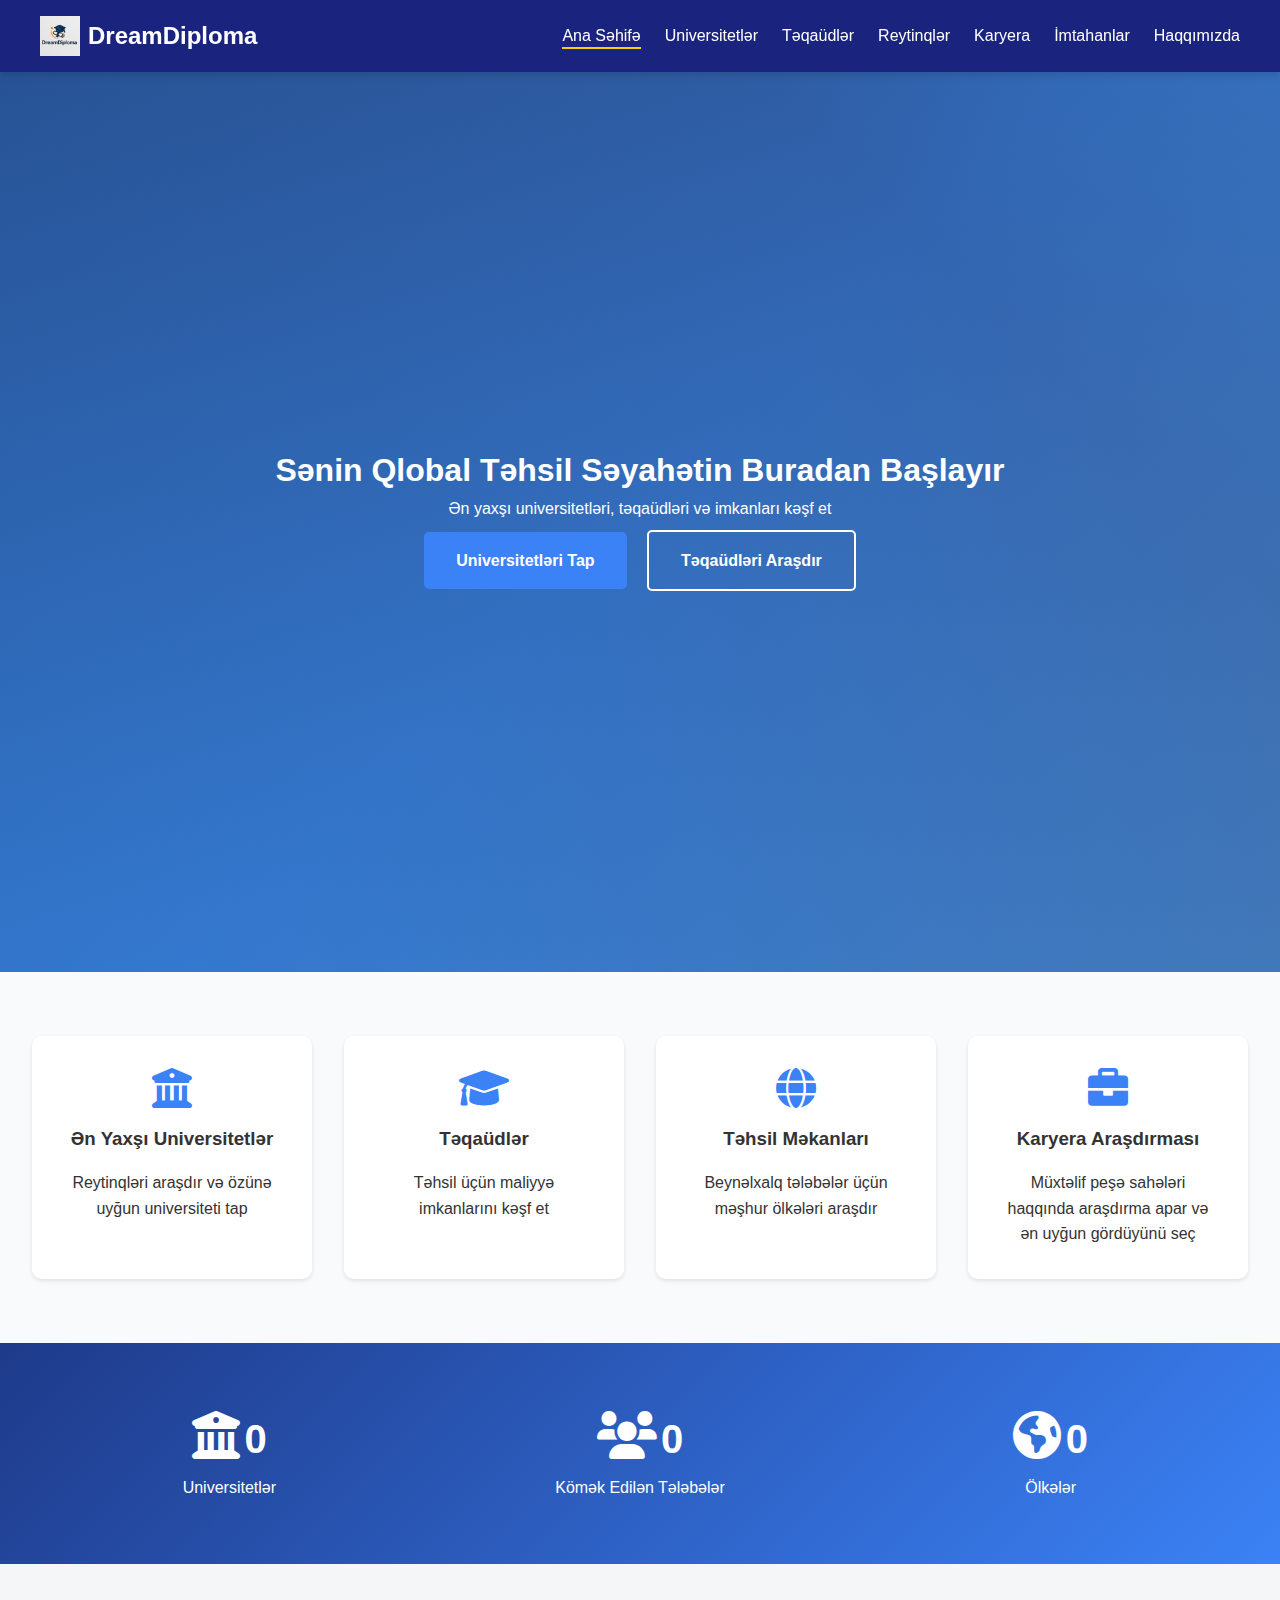
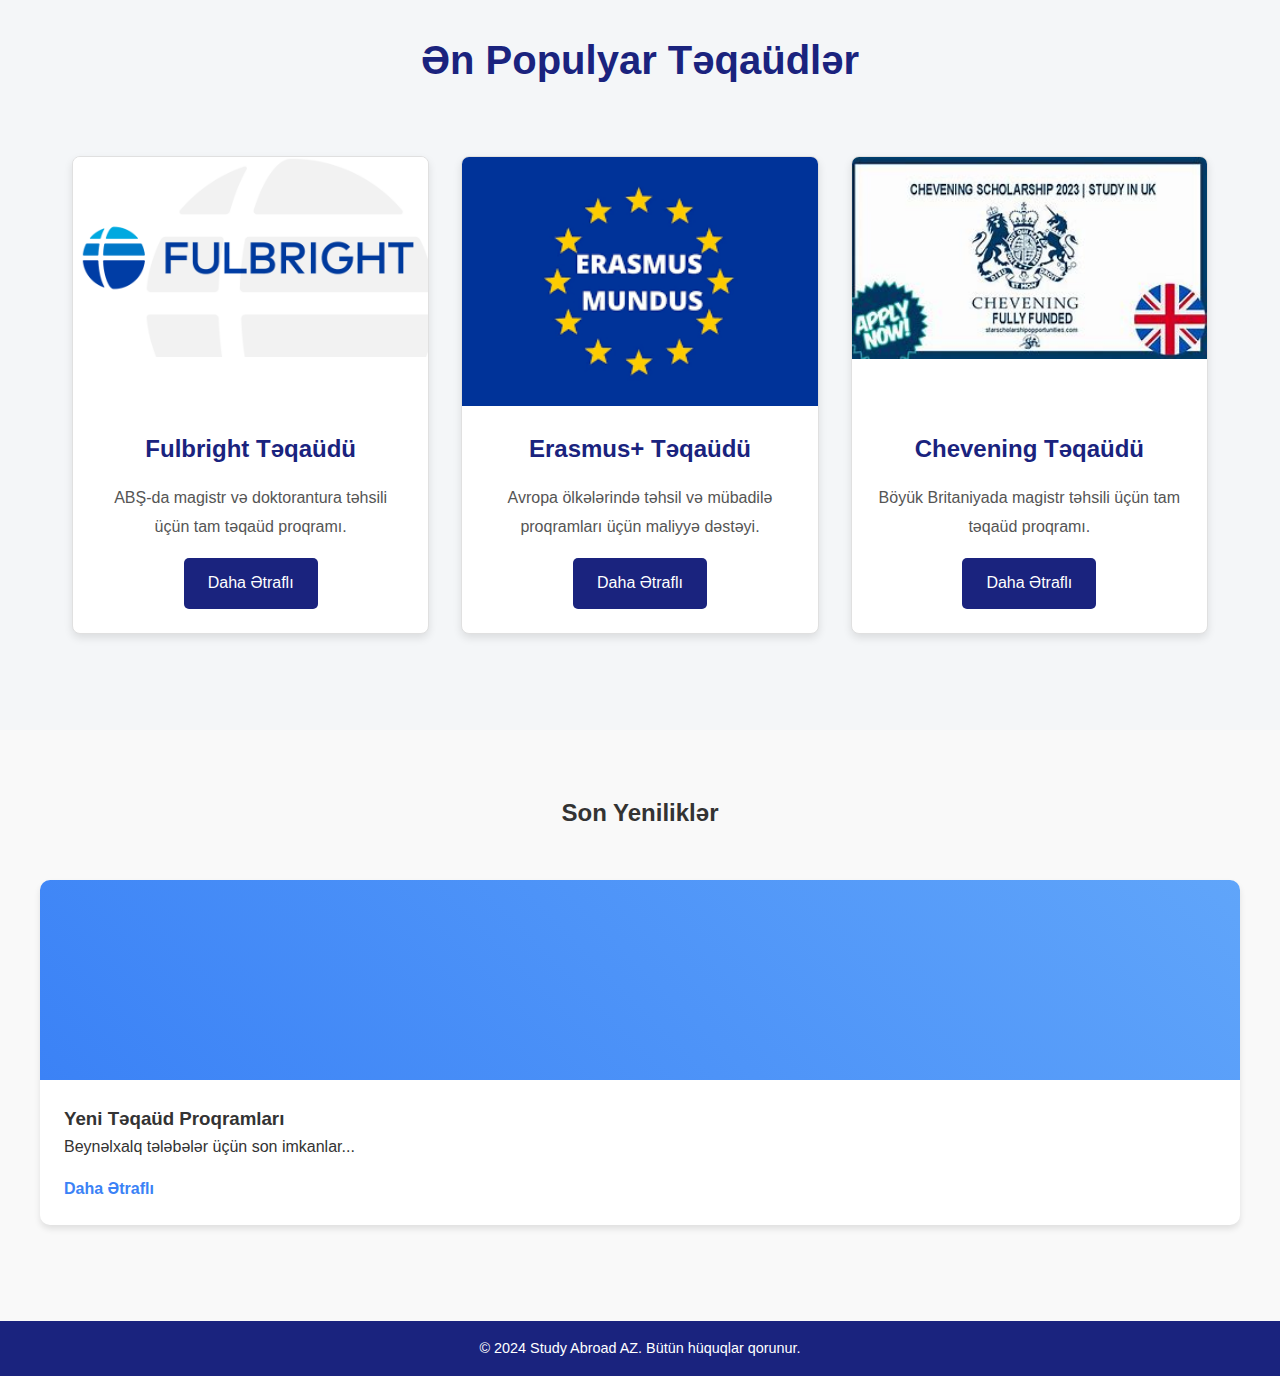
<file: index.html>
<!DOCTYPE html>
<html lang="az">
<head>
    <meta charset="UTF-8">
    <meta name="viewport" content="width=device-width, initial-scale=1.0">
    <link rel="icon" href="../images/logo.png" type="image/png">
    <title>DreamDiploma</title>
     <meta name="description" content="Xaricdə təhsil almaq istəyənlər üçün təqaüdlər, universitet siyahıları, qəbul şərtləri və bütün vacib məlumatlar bir yerdə - Dream Diploma.">
    <script async src="https://pagead2.googlesyndication.com/pagead/js/adsbygoogle.js?client=ca-pub-5694099093152903"
     crossorigin="anonymous"></script>
    <link rel="stylesheet" href="css/style.css">
    <link rel="stylesheet" href="https://cdnjs.cloudflare.com/ajax/libs/font-awesome/6.0.0/css/all.min.css">
    

</head>
<body>
    <nav class="navigation">
        <div class="nav-container">
            <div class="nav-brand">
                <a href="index.html">
                    <img src="images/logo.png" alt="DreamDiploma Logo" class="logo">
                    DreamDiploma
                </a>
            </div>
            <button class="burger-menu" id="burgerMenu">
                ☰
            </button>
            <ul class="nav-links">
                <li><a href="index.html" class="active">Ana Səhifə</a></li>
                <li><a href="pages/universities.html">Universitetlər</a></li>
                <li><a href="pages/scholarships.html">Təqaüdlər</a></li>
                <li><a href="pages/rankings.html">Reytinqlər</a></li>
                <li><a href="pages/career.html">Karyera</a></li>
                <li><a href="pages/exams.html">İmtahanlar</a></li>
                <li><a href="../pages/contact.html">Haqqımızda</a></li>
            </ul>
            
        </div>
    </nav>

    <header class="hero">
        <div class="hero-content">
            <h1>Sənin Qlobal Təhsil Səyahətin Buradan Başlayır</h1>
            <p>Ən yaxşı universitetləri, təqaüdləri və imkanları kəşf et</p>
            <div class="hero-buttons">
                <a href="pages/universities.html" class="btn btn-primary">Universitetləri Tap</a>
                <a href="pages/scholarships.html" class="btn btn-secondary">Təqaüdləri Araşdır</a>
            </div>
        </div>
    </header>

    <main class="main-content">
        <section class="features">
            <div class="feature-card">
                <i class="fas fa-university"></i>
                <h3>Ən Yaxşı Universitetlər</h3>
                <p>Reytinqləri araşdır və özünə uyğun universiteti tap</p>
            </div>
            <div class="feature-card">
                <i class="fas fa-graduation-cap"></i>
                <h3>Təqaüdlər</h3>
                <p>Təhsil üçün maliyyə imkanlarını kəşf et</p>
            </div>
            <div class="feature-card">
                <i class="fas fa-globe"></i>
                <h3>Təhsil Məkanları</h3>
                <p>Beynəlxalq tələbələr üçün məşhur ölkələri araşdır</p>
            </div>
            <div class="feature-card">
                <i class="fa fa-briefcase"></i>
                <h3>Karyera Araşdırması</h3>
                <p>Müxtəlif peşə sahələri haqqında araşdırma apar və ən uyğun gördüyünü seç</p>
            </div>
        </section>

        <section class="statistics">
            <div class="stat-container">
                <div class="stat-item">
                    <i class="fas fa-university"></i>
                    <span class="counter" data-target="164">0</span>
                    <p>Universitetlər</p>
                </div>
                <div class="stat-item">
                    <i class="fas fa-users"></i>
                    <span class="counter" data-target="36">0</span>
                    <p>Kömək Edilən Tələbələr</p>
                </div>
                <div class="stat-item">
                    <i class="fas fa-globe-americas"></i>
                    <span class="counter" data-target="21">0</span>
                    <p>Ölkələr</p>
                </div>
            </div>
        </section>

        

        <section class="popular-scholarships">
            <h2>Ən Populyar Təqaüdlər</h2>
            <div class="scholarships-container">
                <div class="scholarship-card">
                    <div class="scholarship-image">
                        <img src="/images/fulbright.png" alt="Fulbright Təqaüdü">
                    </div>
                    <div class="scholarship-content">
                        <h3>Fulbright Təqaüdü</h3>
                        <p>ABŞ-da magistr və doktorantura təhsili üçün tam təqaüd proqramı.</p>
                        <a href="pages/scholarships.html" class="learn-more">Daha Ətraflı</a>
                    </div>
                </div>
                <div class="scholarship-card">
                    <div class="scholarship-image">
                        <img src="/images/erasmusmundus.png" alt="Erasmus+ Təqaüdü">
                    </div>
                    <div class="scholarship-content">
                        <h3>Erasmus+ Təqaüdü</h3>
                        <p>Avropa ölkələrində təhsil və mübadilə proqramları üçün maliyyə dəstəyi.</p>
                        <a href="pages/scholarships.html" class="learn-more">Daha Ətraflı</a>
                    </div>
                </div>
                <div class="scholarship-card">
                    <div class="scholarship-image">
                        <img src="images/chevening.png" alt="Chevening Təqaüdü">
                    </div>
                    <div class="scholarship-content">
                        <h3>Chevening Təqaüdü</h3>
                        <p>Böyük Britaniyada magistr təhsili üçün tam təqaüd proqramı.</p>
                        <a href="pages/scholarships.html" class="learn-more">Daha Ətraflı</a>
                    </div>
                </div>
            </div>
        </section>

        <section class="news-updates">
            <h2>Son Yeniliklər</h2>
            <div class="news-grid">
                <div class="news-card">
                    <div class="news-image"></div>
                    <div class="news-content">
                        <h3>Yeni Təqaüd Proqramları</h3>
                        <p>Beynəlxalq tələbələr üçün son imkanlar...</p>
                        <a href="pages/scholarships.html" class="read-more">Daha Ətraflı</a>
                    </div>
                </div>
                <!-- Daha çox xəbər kartları əlavə edin -->
            </div>
        </section>
    </main>

    <footer class="footer">
        <div class="footer-content">
            <p>&copy; 2024 Study Abroad AZ. Bütün hüquqlar qorunur.</p>
        </div>
    </footer>

    <script type="module" src="js/main.js"></script>
</body>
</html>
</file>
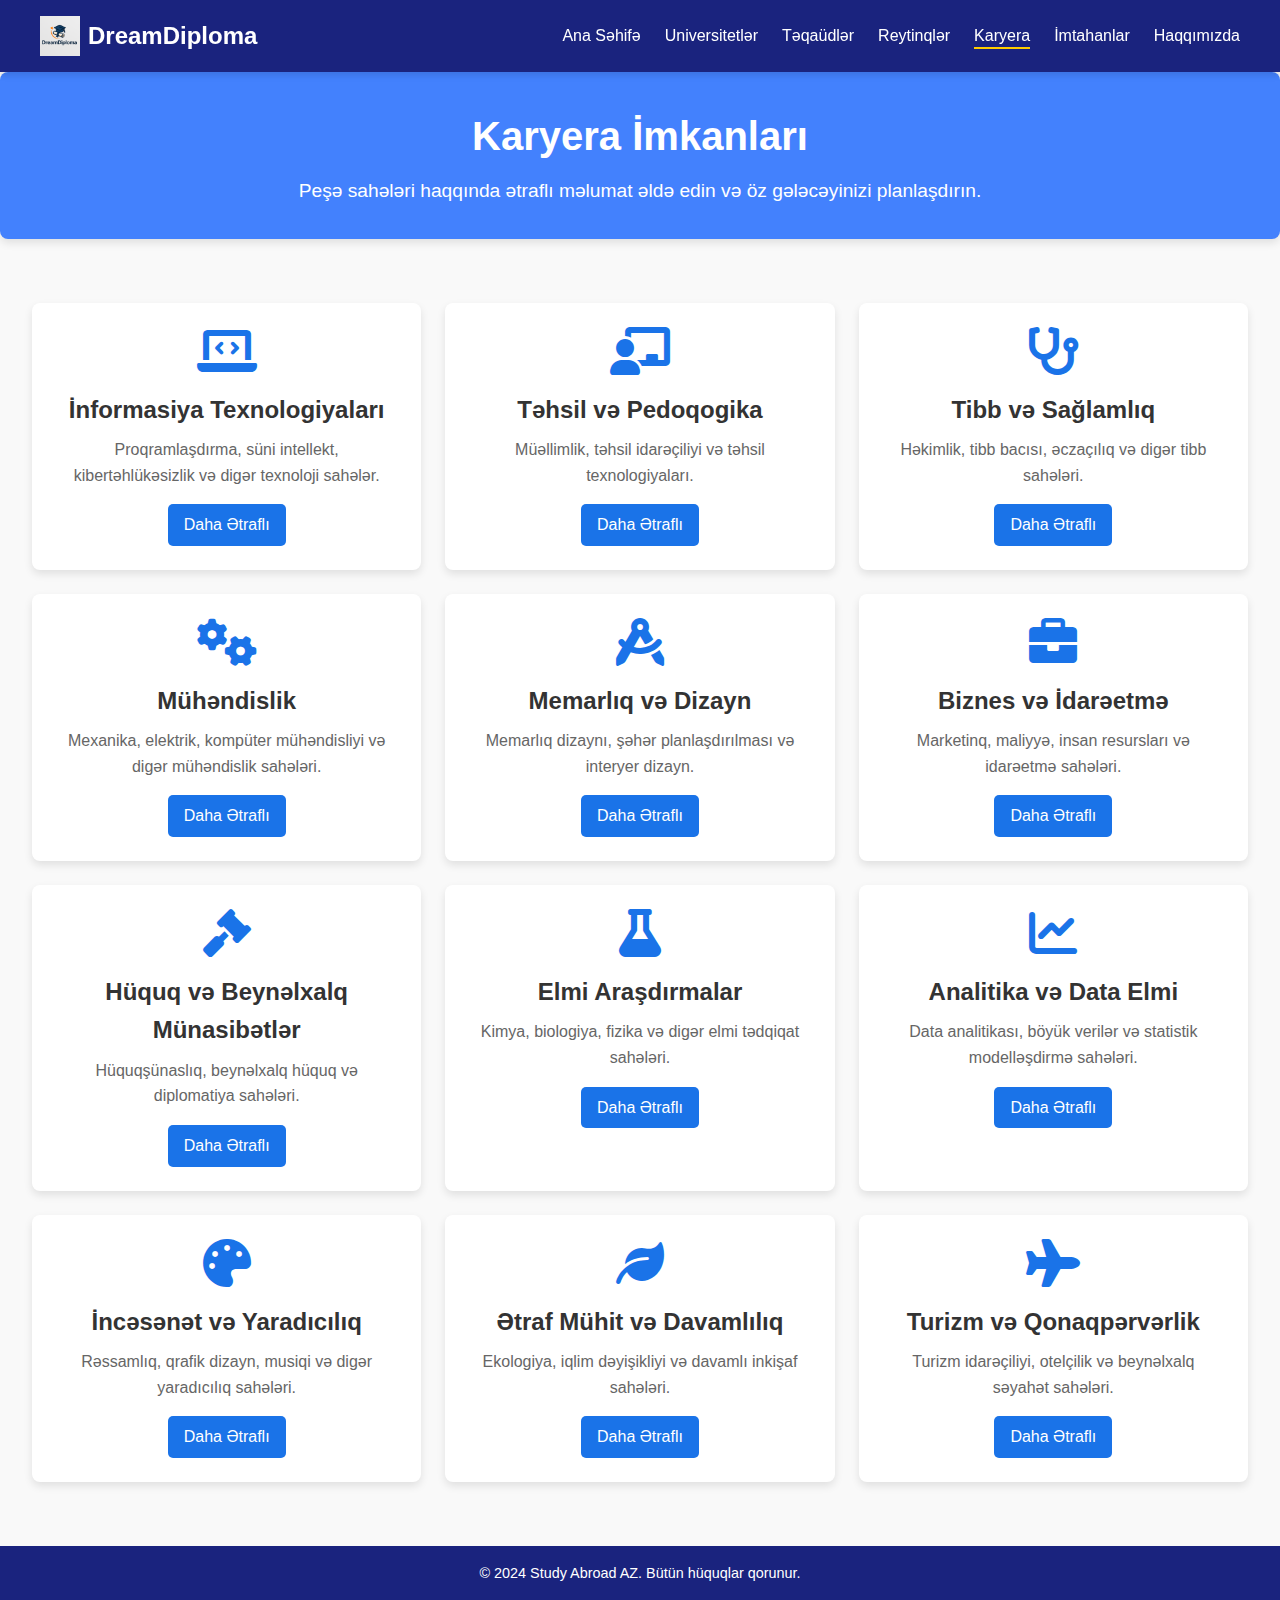
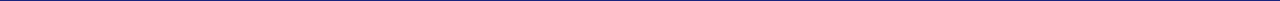
<file: pages/career.html>
<!DOCTYPE html>
<html lang="az">
<head>
    <meta charset="UTF-8">
    <meta name="viewport" content="width=device-width, initial-scale=1.0">
    <link rel="icon" href="../images/logo.png" type="image/png">
    <title>Karyera</title>
    <link rel="stylesheet" href="../css/style.css">
    <link rel="stylesheet" href="../dublicate/career/career.css">
    <link rel="stylesheet" href="https://cdnjs.cloudflare.com/ajax/libs/font-awesome/6.0.0/css/all.min.css">
</head>
<body>
    <!-- Navbar -->
    <nav class="navigation">
        <div class="nav-container">
            <div class="nav-brand">
                <a href="../../index.html">
                    <img src="../images/logo.png" alt="DreamDiploma Logo" class="logo">
                    DreamDiploma
                </a>
            </div>
            <button class="burger-menu" id="burgerMenu">
                ☰
            </button>
            <ul class="nav-links">
                <li><a href="../../index.html">Ana Səhifə</a></li>
                <li><a href="../pages/universities.html">Universitetlər</a></li>
                <li><a href="../pages/scholarships.html">Təqaüdlər</a></li>
                <li><a href="../pages/rankings.html">Reytinqlər</a></li>
                <li><a href="../pages/career.html" class="active">Karyera</a></li>
                <li><a href="../pages/exams.html">İmtahanlar</a></li>
                <li><a href="../pages/contact.html">Haqqımızda</a></li>
            </ul>
            
        </div>
    </nav>

    <!-- Main Content -->
    <main class="career-page">
        <header class="page-header">
            <h1>Karyera İmkanları</h1>
            <p>Peşə sahələri haqqında ətraflı məlumat əldə edin və öz gələcəyinizi planlaşdırın.</p>
        </header>

        <section class="career-container">
            <div class="career-card">
                <i class="fas fa-laptop-code"></i>
                <h3>İnformasiya Texnologiyaları</h3>
                <p>Proqramlaşdırma, süni intellekt, kibertəhlükəsizlik və digər texnoloji sahələr.</p>
                <a href="../dublicate/career/career.html?field=İnformasiya Texnologiyaları" class="learn-more">Daha Ətraflı</a>
            </div>
            <div class="career-card">
                <i class="fas fa-chalkboard-teacher"></i>
                <h3>Təhsil və Pedoqogika</h3>
                <p>Müəllimlik, təhsil idarəçiliyi və təhsil texnologiyaları.</p>
                <a href="../dublicate/career/career.html?field=Təhsil və Pedoqogika" class="learn-more">Daha Ətraflı</a>
            </div>
            <div class="career-card">
                <i class="fas fa-stethoscope"></i>
                <h3>Tibb və Sağlamlıq</h3>
                <p>Həkimlik, tibb bacısı, əczaçılıq və digər tibb sahələri.</p>
                <a href="../dublicate/career/career.html?field=Tibb və Sağlamlıq" class="learn-more">Daha Ətraflı</a>
            </div>
            <div class="career-card">
                <i class="fas fa-cogs"></i>
                <h3>Mühəndislik</h3>
                <p>Mexanika, elektrik, kompüter mühəndisliyi və digər mühəndislik sahələri.</p>
                <a href="../dublicate/career/career.html?field=Mühəndislik" class="learn-more">Daha Ətraflı</a>
            </div>
            <div class="career-card">
                <i class="fas fa-drafting-compass"></i>
                <h3>Memarlıq və Dizayn</h3>
                <p>Memarlıq dizaynı, şəhər planlaşdırılması və interyer dizayn.</p>
                <a href="../dublicate/career/career.html?field=Memarlıq və Dizayn" class="learn-more">Daha Ətraflı</a>
            </div>
            <div class="career-card">
                <i class="fas fa-briefcase"></i>
                <h3>Biznes və İdarəetmə</h3>
                <p>Marketinq, maliyyə, insan resursları və idarəetmə sahələri.</p>
                <a href="../dublicate/career/career.html?field=Biznes və İdarəetmə" class="learn-more">Daha Ətraflı</a>
            </div>
            <div class="career-card">
                <i class="fas fa-gavel"></i>
                <h3>Hüquq və Beynəlxalq Münasibətlər</h3>
                <p>Hüquqşünaslıq, beynəlxalq hüquq və diplomatiya sahələri.</p>
                <a href="../dublicate/career/career.html?field=Hüquq və Beynəlxalq Münasibətlər" class="learn-more">Daha Ətraflı</a>
            </div>
            <div class="career-card">
                <i class="fas fa-flask"></i>
                <h3>Elmi Araşdırmalar</h3>
                <p>Kimya, biologiya, fizika və digər elmi tədqiqat sahələri.</p>
                <a href="../dublicate/career/career.html?field=Elmi Araşdırmalar" class="learn-more">Daha Ətraflı</a>
            </div>
            <div class="career-card">
                <i class="fas fa-chart-line"></i>
                <h3>Analitika və Data Elmi</h3>
                <p>Data analitikası, böyük verilər və statistik modelləşdirmə sahələri.</p>
                <a href="../dublicate/career/career.html?field=Analitika və Data Elmi" class="learn-more">Daha Ətraflı</a>
            </div>
            <div class="career-card">
                <i class="fas fa-palette"></i>
                <h3>İncəsənət və Yaradıcılıq</h3>
                <p>Rəssamlıq, qrafik dizayn, musiqi və digər yaradıcılıq sahələri.</p>
                <a href="../dublicate/career/career.html?field=İncəsənət və Yaradıcılıq" class="learn-more">Daha Ətraflı</a>
            </div>
            <div class="career-card">
                <i class="fas fa-leaf"></i>
                <h3>Ətraf Mühit və Davamlılıq</h3>
                <p>Ekologiya, iqlim dəyişikliyi və davamlı inkişaf sahələri.</p>
                <a href="../dublicate/career/career.html?field=Ətraf Mühit və Davamlılıq" class="learn-more">Daha Ətraflı</a>
            </div>
            <div class="career-card">
                <i class="fas fa-plane"></i>
                <h3>Turizm və Qonaqpərvərlik</h3>
                <p>Turizm idarəçiliyi, otelçilik və beynəlxalq səyahət sahələri.</p>
                <a href="../dublicate/career/career.html?field=Turizm və Qonaqpərvərlik" class="learn-more">Daha Ətraflı</a>
            </div>
        </section>
    </main>



    <footer class="footer">
        <div class="footer-content">
            <p>&copy; 2024 Study Abroad AZ. Bütün hüquqlar qorunur.</p>
        </div>
    </footer>

    <script src="../js/main.js"></script>
</body>
</html>
</file>
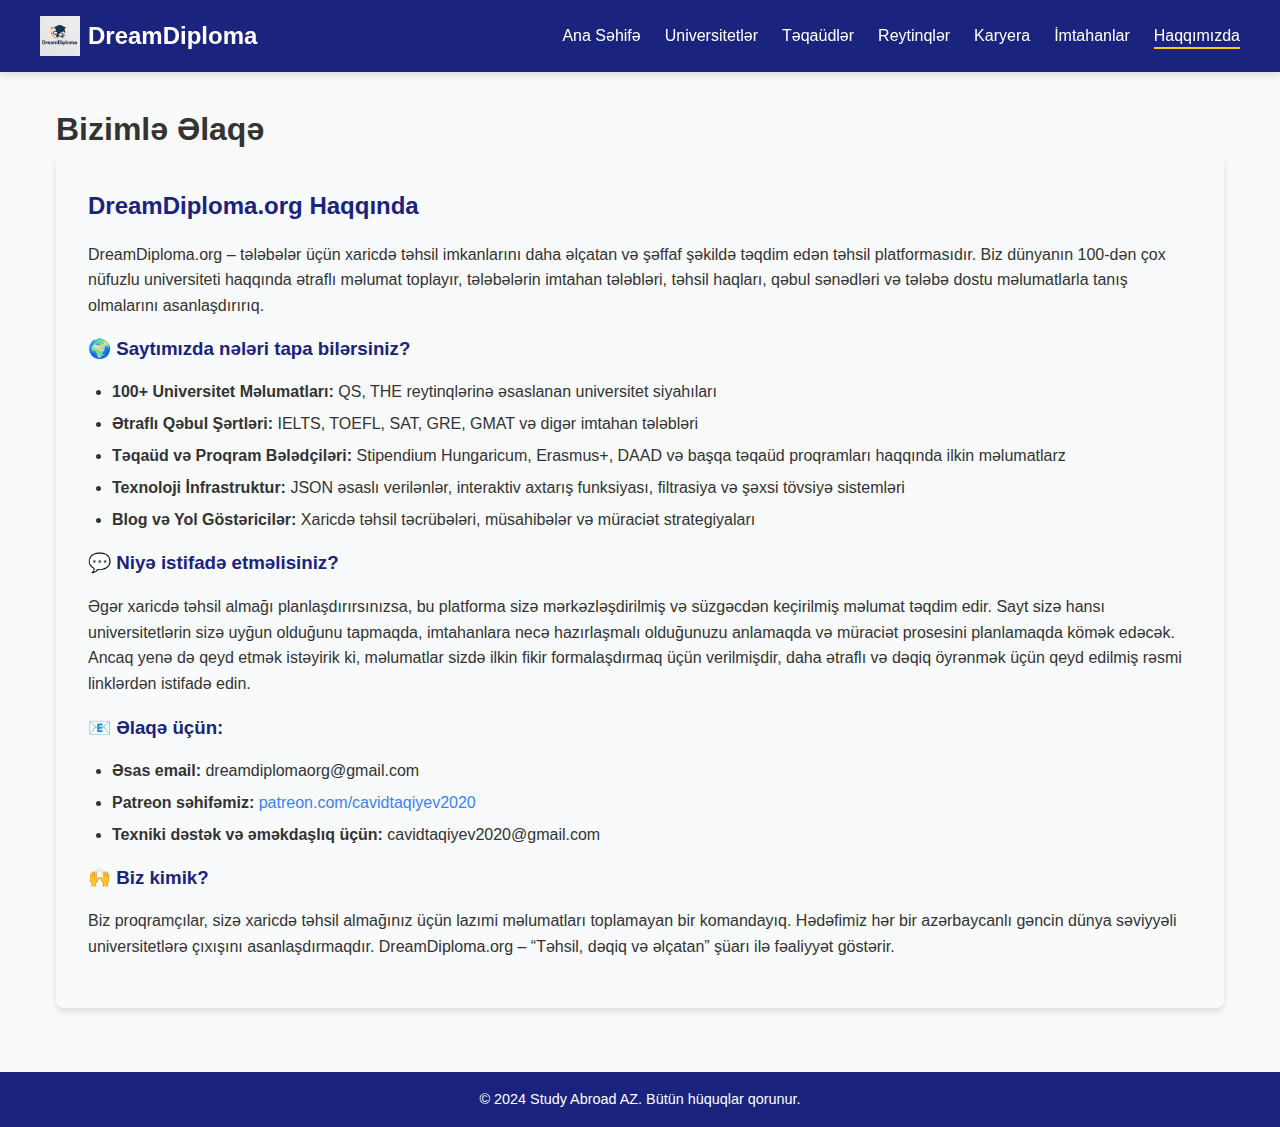
<file: pages/contact.html>
<!DOCTYPE html>
<html lang="az">
<head>
    <meta charset="UTF-8">
    <meta name="viewport" content="width=device-width, initial-scale=1.0">
    <link rel="icon" href="../images/logo.png" type="image/png">
    <title>Əlaqə - DreamDiploma</title>
    <link rel="stylesheet" href="../css/style.css">
    <link rel="stylesheet" href="https://cdnjs.cloudflare.com/ajax/libs/font-awesome/5.15.4/css/all.min.css">
</head>
<body>
    <!-- Navbar -->
    <nav class="navigation">
        <div class="nav-container">
            <div class="nav-brand">
                <a href="../../index.html">
                    <img src="../images/logo.png" alt="DreamDiploma Logo" class="logo">
                    DreamDiploma
                </a>
            </div>
            <button class="burger-menu" id="burgerMenu">
                ☰
            </button>
            <ul class="nav-links">
                <li><a href="../../index.html">Ana Səhifə</a></li>
                <li><a href="../pages/universities.html">Universitetlər</a></li>
                <li><a href="../pages/scholarships.html">Təqaüdlər</a></li>
                <li><a href="../pages/rankings.html">Reytinqlər</a></li>
                <li><a href="../pages/career.html">Karyera</a></li>
                <li><a href="../pages/exams.html">İmtahanlar</a></li>
                <li><a href="../pages/contact.html" class="active">Haqqımızda</a></li>
            </ul>
            
        </div>
    </nav>

    <!-- Əsas Content -->
    <main class="contact-page">
        <h1 class="page-title">Bizimlə Əlaqə</h1>
        <div class="contact-container">
            <div class="contact-info">
                <h2>DreamDiploma.org Haqqında</h2>
                <p>DreamDiploma.org – tələbələr üçün xaricdə təhsil imkanlarını daha əlçatan və şəffaf şəkildə təqdim edən təhsil platformasıdır. Biz dünyanın 100-dən çox nüfuzlu universiteti haqqında ətraflı məlumat toplayır, tələbələrin imtahan tələbləri, təhsil haqları, qəbul sənədləri və tələbə dostu məlumatlarla tanış olmalarını asanlaşdırırıq.</p>
                
                <h3>🌍 Saytımızda nələri tapa bilərsiniz?</h3>
                <ul>
                    <li><strong>100+ Universitet Məlumatları:</strong> QS, THE reytinqlərinə əsaslanan universitet siyahıları</li>
                    <li><strong>Ətraflı Qəbul Şərtləri:</strong> IELTS, TOEFL, SAT, GRE, GMAT və digər imtahan tələbləri</li>
                    <li><strong>Təqaüd və Proqram Bələdçiləri:</strong> Stipendium Hungaricum, Erasmus+, DAAD və başqa təqaüd proqramları haqqında ilkin məlumatlarz</li>
                    <li><strong>Texnoloji İnfrastruktur:</strong> JSON əsaslı verilənlər, interaktiv axtarış funksiyası, filtrasiya və şəxsi tövsiyə sistemləri</li>
                    <li><strong>Blog və Yol Göstəricilər:</strong> Xaricdə təhsil təcrübələri, müsahibələr və müraciət strategiyaları</li>
                </ul>

                <h3>💬 Niyə istifadə etməlisiniz?</h3>
                <p>Əgər xaricdə təhsil almağı planlaşdırırsınızsa, bu platforma sizə mərkəzləşdirilmiş və süzgəcdən keçirilmiş məlumat təqdim edir. Sayt sizə hansı universitetlərin sizə uyğun olduğunu tapmaqda, imtahanlara necə hazırlaşmalı olduğunuzu anlamaqda və müraciət prosesini planlamaqda kömək edəcək. Ancaq yenə də qeyd etmək istəyirik ki, məlumatlar sizdə ilkin fikir formalaşdırmaq üçün verilmişdir, daha ətraflı və dəqiq öyrənmək üçün qeyd edilmiş rəsmi linklərdən istifadə edin.</p>

                <h3>📧 Əlaqə üçün:</h3>
                <ul>
                    <li><strong>Əsas email:</strong> dreamdiplomaorg@gmail.com</li>
                    <li><strong>Patreon səhifəmiz:</strong> <a href="https://patreon.com/cavidtaqiyev2020" target="_blank">patreon.com/cavidtaqiyev2020</a></li>
                    <li><strong>Texniki dəstək və əməkdaşlıq üçün:</strong> cavidtaqiyev2020@gmail.com</li>
                </ul>

                <h3>🙌 Biz kimik?</h3>
                <p>Biz proqramçılar, sizə xaricdə təhsil almağınız üçün lazımi məlumatları toplamayan bir komandayıq. Hədəfimiz hər bir azərbaycanlı gəncin dünya səviyyəli universitetlərə çıxışını asanlaşdırmaqdır. DreamDiploma.org – “Təhsil, dəqiq və əlçatan” şüarı ilə fəaliyyət göstərir.</p>
            </div>
        </div>
    </main>

    <!-- Footer -->
    <footer class="footer">
        <div class="footer-content">
            <p>&copy; 2024 Study Abroad AZ. Bütün hüquqlar qorunur.</p>
        </div>
    </footer>

    <script src="../js/about.js"></script>
    <script src="../js/main.js"></script>
</body>
</html>
</file>
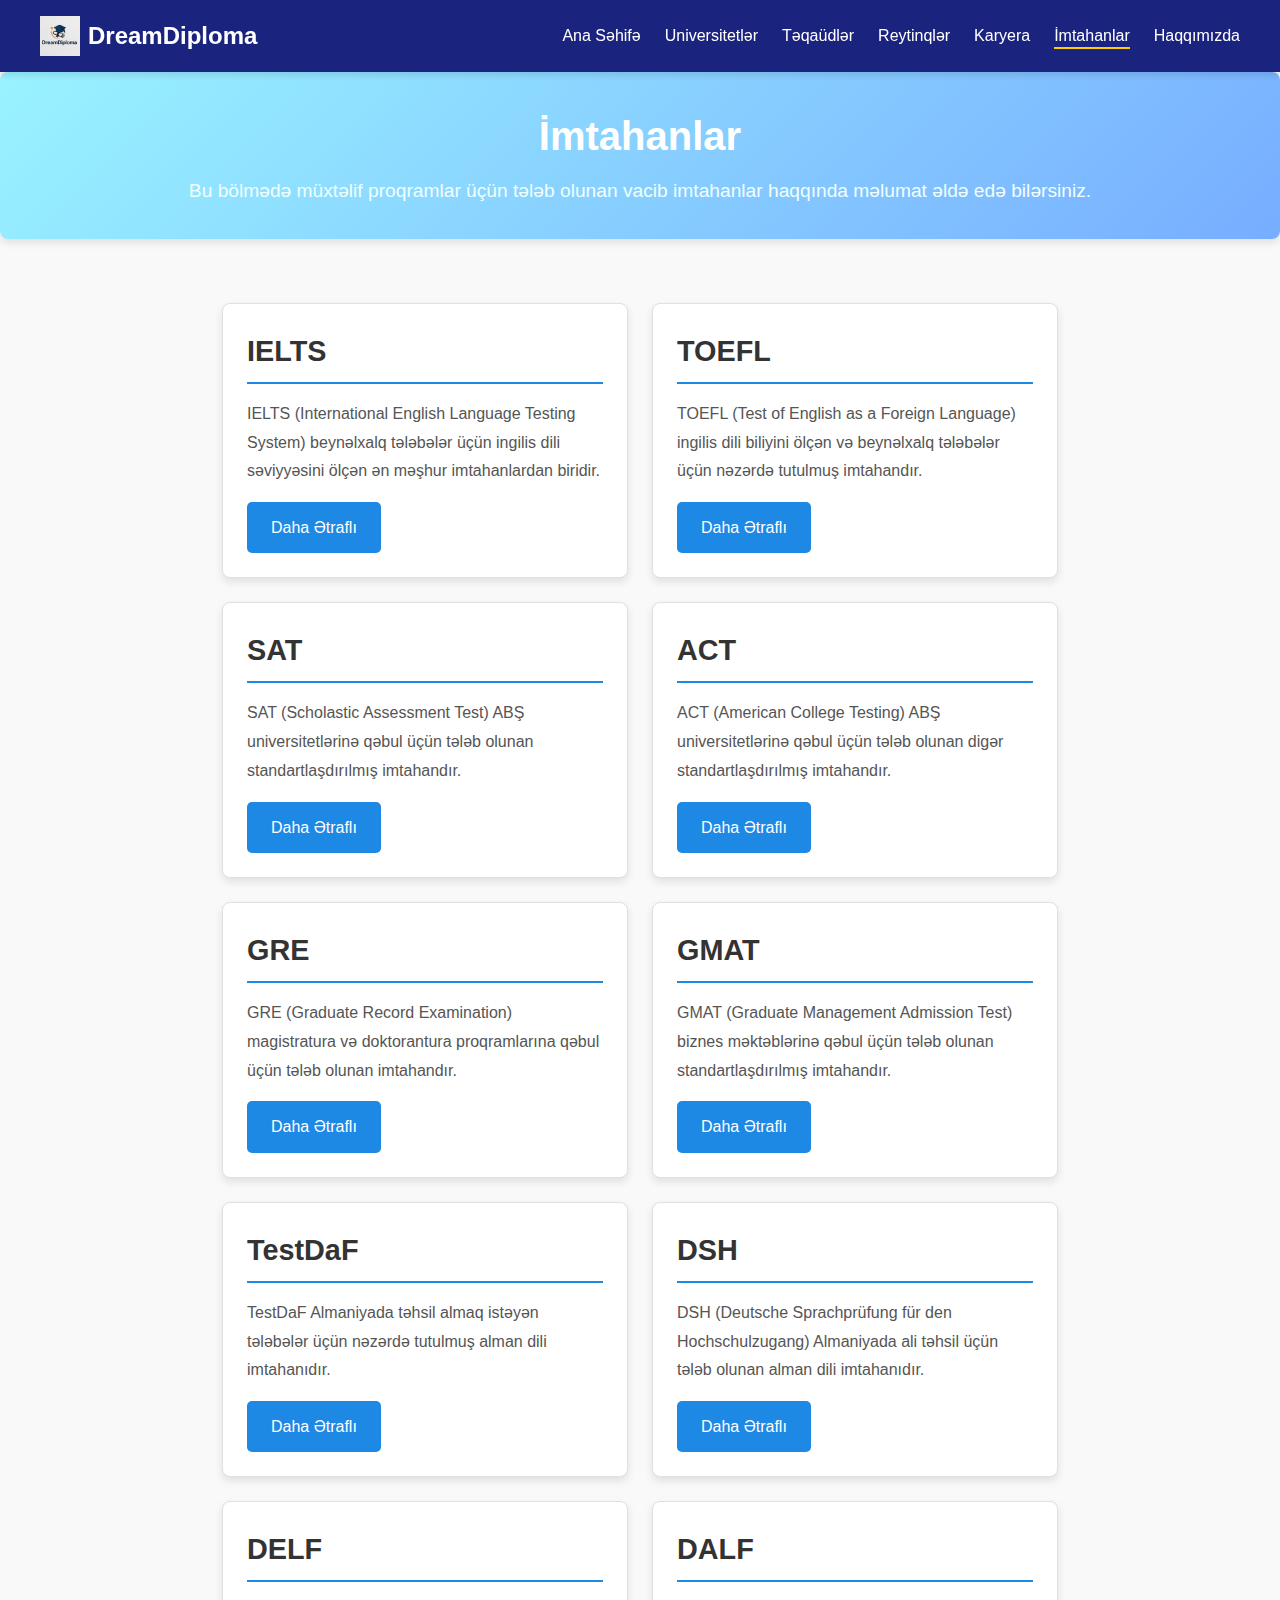
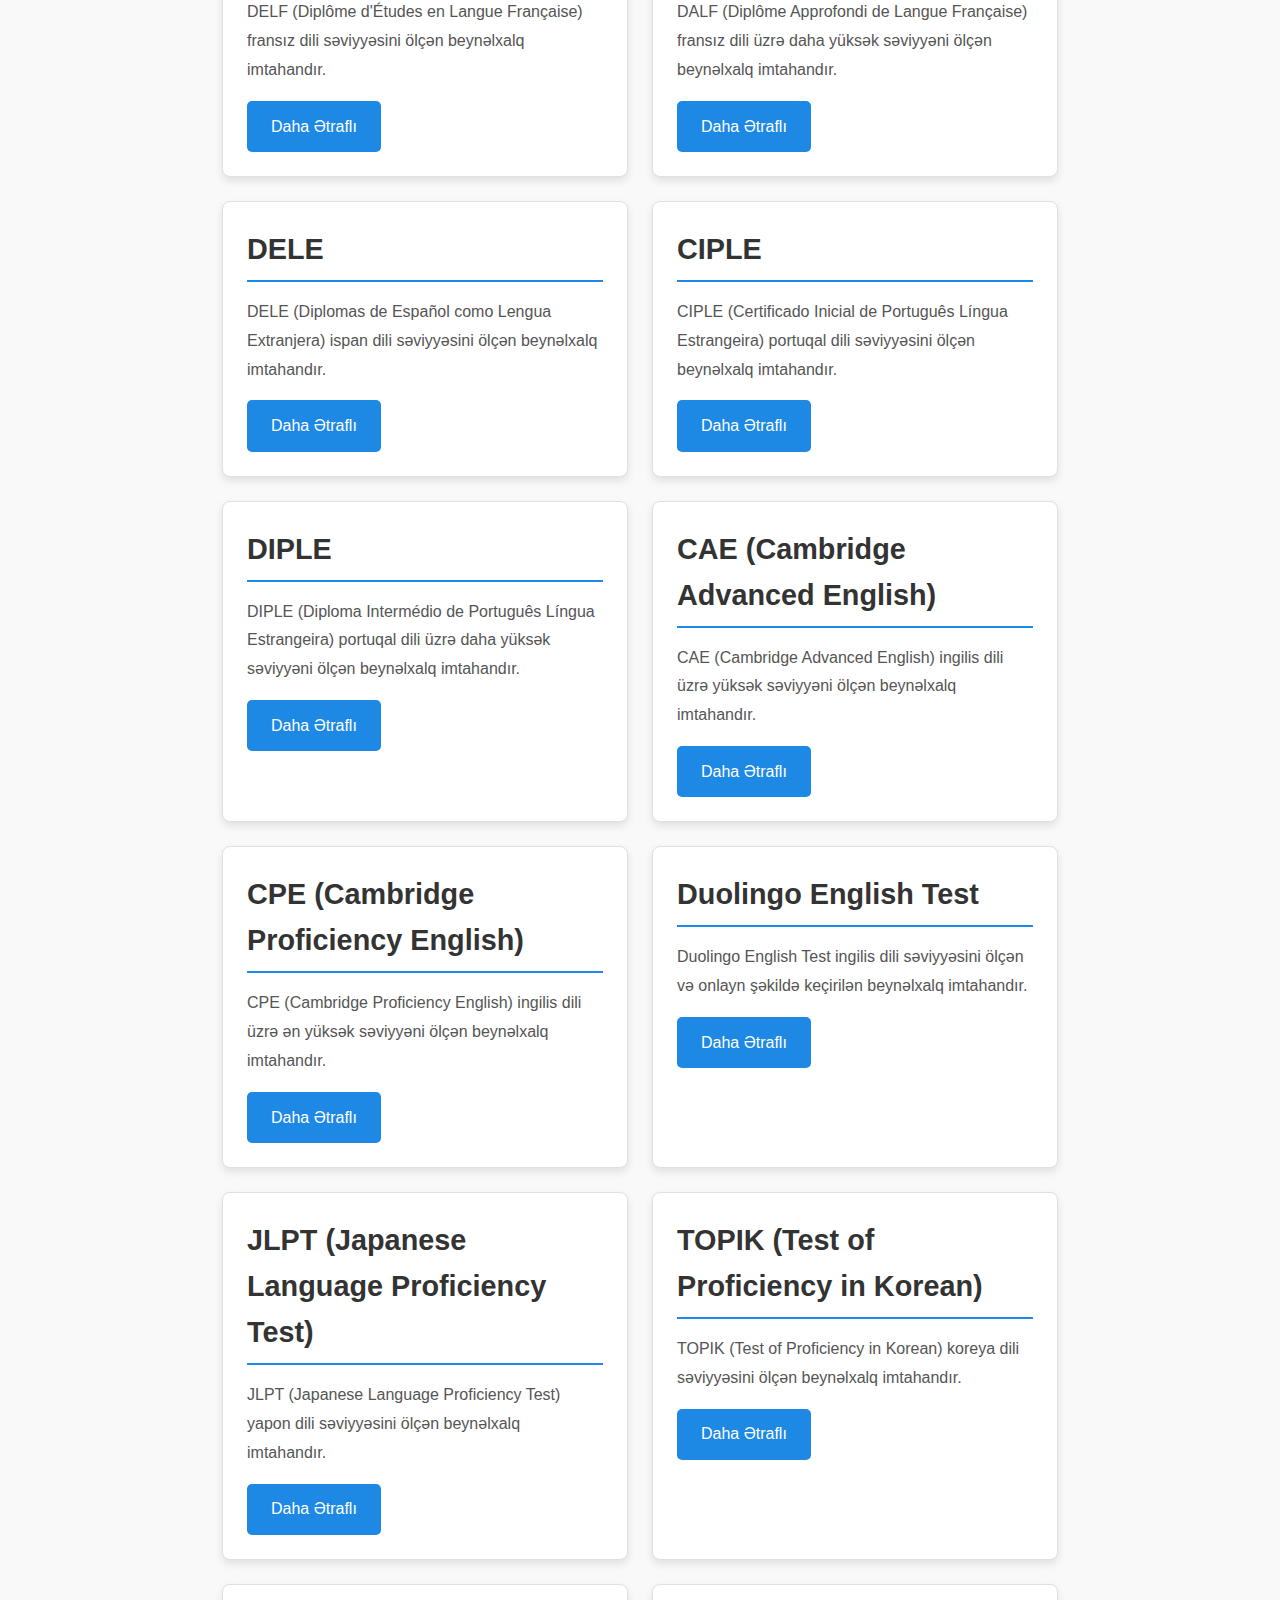
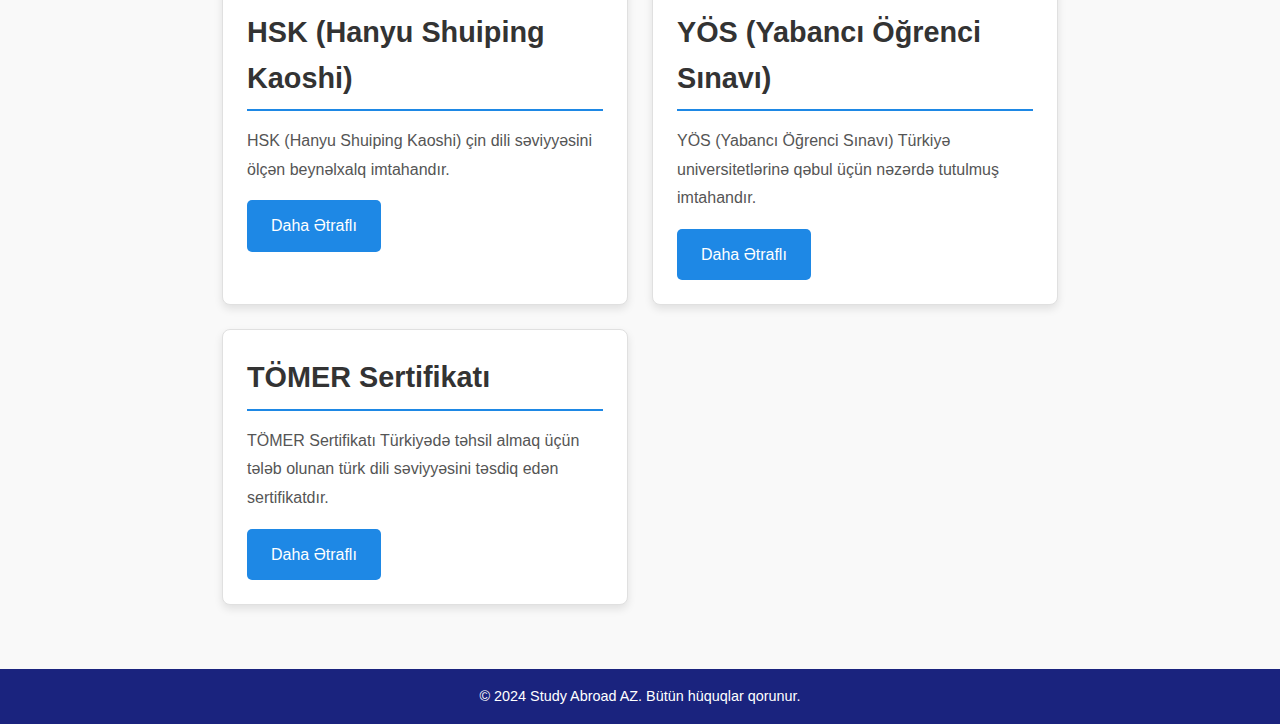
<file: pages/exams.html>
<!DOCTYPE html>
<html lang="az">
<head>
    <meta charset="UTF-8">
    <meta name="viewport" content="width=device-width, initial-scale=1.0">
    <link rel="icon" href="../images/logo.png" type="image/png">
    <title>İmtahanlar</title>
    <link rel="stylesheet" href="../css/style.css"> <!-- Ümumi CSS -->
</head>
<body>
    <!-- Navbar -->
    <nav class="navigation">
        <div class="nav-container">
            <div class="nav-brand">
                <a href="../index.html">
                    <img src="../images/logo.png" alt="DreamDiploma Logo" class="logo">
                    DreamDiploma
                </a>
            </div>
            <button class="burger-menu" id="burgerMenu">
                ☰
            </button>
            <ul class="nav-links">
                <li><a href="../index.html">Ana Səhifə</a></li>
                <li><a href="../pages/universities.html">Universitetlər</a></li>
                <li><a href="../pages/scholarships.html">Təqaüdlər</a></li>
                <li><a href="../pages/rankings.html">Reytinqlər</a></li>
                <li><a href="../pages/career.html">Karyera</a></li>
                <li><a href="../pages/exams.html" class="active">İmtahanlar</a></li>
                <li><a href="../pages/contact.html">Haqqımızda</a></li>
            </ul>
            
        </div>
    </nav>

    <!-- Main Content -->
    <main class="exams-page">
        <header class="page-header">
            <h1>İmtahanlar</h1>
            <p>Bu bölmədə müxtəlif proqramlar üçün tələb olunan vacib imtahanlar haqqında məlumat əldə edə bilərsiniz.</p>
        </header>

        <section class="exam-list">
            <!-- İmtahanlar -->
            <div class="exam-item">
                <h2>IELTS</h2>
                <p>IELTS (International English Language Testing System) beynəlxalq tələbələr üçün ingilis dili səviyyəsini ölçən ən məşhur imtahanlardan biridir.</p>
                <a href="../dublicate/exams/exam.html?exam=IELTS" class="details-button">Daha Ətraflı</a>
            </div>

            <div class="exam-item">
                <h2>TOEFL</h2>
                <p>TOEFL (Test of English as a Foreign Language) ingilis dili biliyini ölçən və beynəlxalq tələbələr üçün nəzərdə tutulmuş imtahandır.</p>
                <a href="../dublicate/exams/exam.html?exam=toefl" class="details-button">Daha Ətraflı</a>
            </div>

            <div class="exam-item">
                <h2>SAT</h2>
                <p>SAT (Scholastic Assessment Test) ABŞ universitetlərinə qəbul üçün tələb olunan standartlaşdırılmış imtahandır.</p>
                <a href="../dublicate/exams/exam.html?exam=sat" class="details-button">Daha Ətraflı</a>
            </div>

            <div class="exam-item">
                <h2>ACT</h2>
                <p>ACT (American College Testing) ABŞ universitetlərinə qəbul üçün tələb olunan digər standartlaşdırılmış imtahandır.</p>
                <a href="../dublicate/exams/exam.html?exam=act" class="details-button">Daha Ətraflı</a>
            </div>

            <div class="exam-item">
                <h2>GRE</h2>
                <p>GRE (Graduate Record Examination) magistratura və doktorantura proqramlarına qəbul üçün tələb olunan imtahandır.</p>
                <a href="../dublicate/exams/exam.html?exam=gre" class="details-button">Daha Ətraflı</a>
            </div>

            <div class="exam-item">
                <h2>GMAT</h2>
                <p>GMAT (Graduate Management Admission Test) biznes məktəblərinə qəbul üçün tələb olunan standartlaşdırılmış imtahandır.</p>
                <a href="../dublicate/exams/exam.html?exam=gmat" class="details-button">Daha Ətraflı</a>
            </div>

            <div class="exam-item">
                <h2>TestDaF</h2>
                <p>TestDaF Almaniyada təhsil almaq istəyən tələbələr üçün nəzərdə tutulmuş alman dili imtahanıdır.</p>
                <a href="../dublicate/exams/exam.html?exam=testdaf" class="details-button">Daha Ətraflı</a>
            </div>

            <div class="exam-item">
                <h2>DSH</h2>
                <p>DSH (Deutsche Sprachprüfung für den Hochschulzugang) Almaniyada ali təhsil üçün tələb olunan alman dili imtahanıdır.</p>
                <a href="../dublicate/exams/exam.html?exam=dsh" class="details-button">Daha Ətraflı</a>
            </div>

            <div class="exam-item">
                <h2>DELF</h2>
                <p>DELF (Diplôme d'Études en Langue Française) fransız dili səviyyəsini ölçən beynəlxalq imtahandır.</p>
                <a href="../dublicate/exams/exam.html?exam=delf" class="details-button">Daha Ətraflı</a>
            </div>

            <div class="exam-item">
                <h2>DALF</h2>
                <p>DALF (Diplôme Approfondi de Langue Française) fransız dili üzrə daha yüksək səviyyəni ölçən beynəlxalq imtahandır.</p>
                <a href="../dublicate/exams/exam.html?exam=dalf" class="details-button">Daha Ətraflı</a>
            </div>

            <div class="exam-item">
                <h2>DELE</h2>
                <p>DELE (Diplomas de Español como Lengua Extranjera) ispan dili səviyyəsini ölçən beynəlxalq imtahandır.</p>
                <a href="../dublicate/exams/exam.html?exam=dele" class="details-button">Daha Ətraflı</a>
            </div>

            <div class="exam-item">
                <h2>CIPLE</h2>
                <p>CIPLE (Certificado Inicial de Português Língua Estrangeira) portuqal dili səviyyəsini ölçən beynəlxalq imtahandır.</p>
                <a href="../dublicate/exams/exam.html?exam=ciple" class="details-button">Daha Ətraflı</a>
            </div>

            <div class="exam-item">
                <h2>DIPLE</h2>
                <p>DIPLE (Diploma Intermédio de Português Língua Estrangeira) portuqal dili üzrə daha yüksək səviyyəni ölçən beynəlxalq imtahandır.</p>
                <a href="../dublicate/exams/exam.html?exam=diple" class="details-button">Daha Ətraflı</a>
            </div>

            <div class="exam-item">
                <h2>CAE (Cambridge Advanced English)</h2>
                <p>CAE (Cambridge Advanced English) ingilis dili üzrə yüksək səviyyəni ölçən beynəlxalq imtahandır.</p>
                <a href="../dublicate/exams/exam.html?exam=cae" class="details-button">Daha Ətraflı</a>
            </div>

            <div class="exam-item">
                <h2>CPE (Cambridge Proficiency English)</h2>
                <p>CPE (Cambridge Proficiency English) ingilis dili üzrə ən yüksək səviyyəni ölçən beynəlxalq imtahandır.</p>
                <a href="../dublicate/exams/exam.html?exam=cpe" class="details-button">Daha Ətraflı</a>
            </div>

            <div class="exam-item">
                <h2>Duolingo English Test</h2>
                <p>Duolingo English Test ingilis dili səviyyəsini ölçən və onlayn şəkildə keçirilən beynəlxalq imtahandır.</p>
                <a href="../dublicate/exams/exam.html?exam=duolingo" class="details-button">Daha Ətraflı</a>
            </div>

            <div class="exam-item">
                <h2>JLPT (Japanese Language Proficiency Test)</h2>
                <p>JLPT (Japanese Language Proficiency Test) yapon dili səviyyəsini ölçən beynəlxalq imtahandır.</p>
                <a href="../dublicate/exams/exam.html?exam=jlpt" class="details-button">Daha Ətraflı</a>
            </div>

            <div class="exam-item">
                <h2>TOPIK (Test of Proficiency in Korean)</h2>
                <p>TOPIK (Test of Proficiency in Korean) koreya dili səviyyəsini ölçən beynəlxalq imtahandır.</p>
                <a href="../dublicate/exams/exam.html?exam=topik" class="details-button">Daha Ətraflı</a>
            </div>

            <div class="exam-item">
                <h2>HSK (Hanyu Shuiping Kaoshi)</h2>
                <p>HSK (Hanyu Shuiping Kaoshi) çin dili səviyyəsini ölçən beynəlxalq imtahandır.</p>
                <a href="../dublicate/exams/exam.html?exam=hsk" class="details-button">Daha Ətraflı</a>
            </div>

            <div class="exam-item">
                <h2>YÖS (Yabancı Öğrenci Sınavı)</h2>
                <p>YÖS (Yabancı Öğrenci Sınavı) Türkiyə universitetlərinə qəbul üçün nəzərdə tutulmuş imtahandır.</p>
                <a href="../dublicate/exams/exam.html?exam=yos" class="details-button">Daha Ətraflı</a>
            </div>

            <div class="exam-item">
                <h2>TÖMER Sertifikatı</h2>
                <p>TÖMER Sertifikatı Türkiyədə təhsil almaq üçün tələb olunan türk dili səviyyəsini təsdiq edən sertifikatdır.</p>
                <a href="../dublicate/exams/exam.html?exam=tomer" class="details-button">Daha Ətraflı</a>
            </div>
        </section>
    </main>

    <!-- Footer -->
    <footer class="footer">
        <div class="footer-content">
            <p>&copy; 2024 Study Abroad AZ. Bütün hüquqlar qorunur.</p>
        </div>
    </footer>


    <script src="../js/main.js"></script>
</body>
</html>
</file>
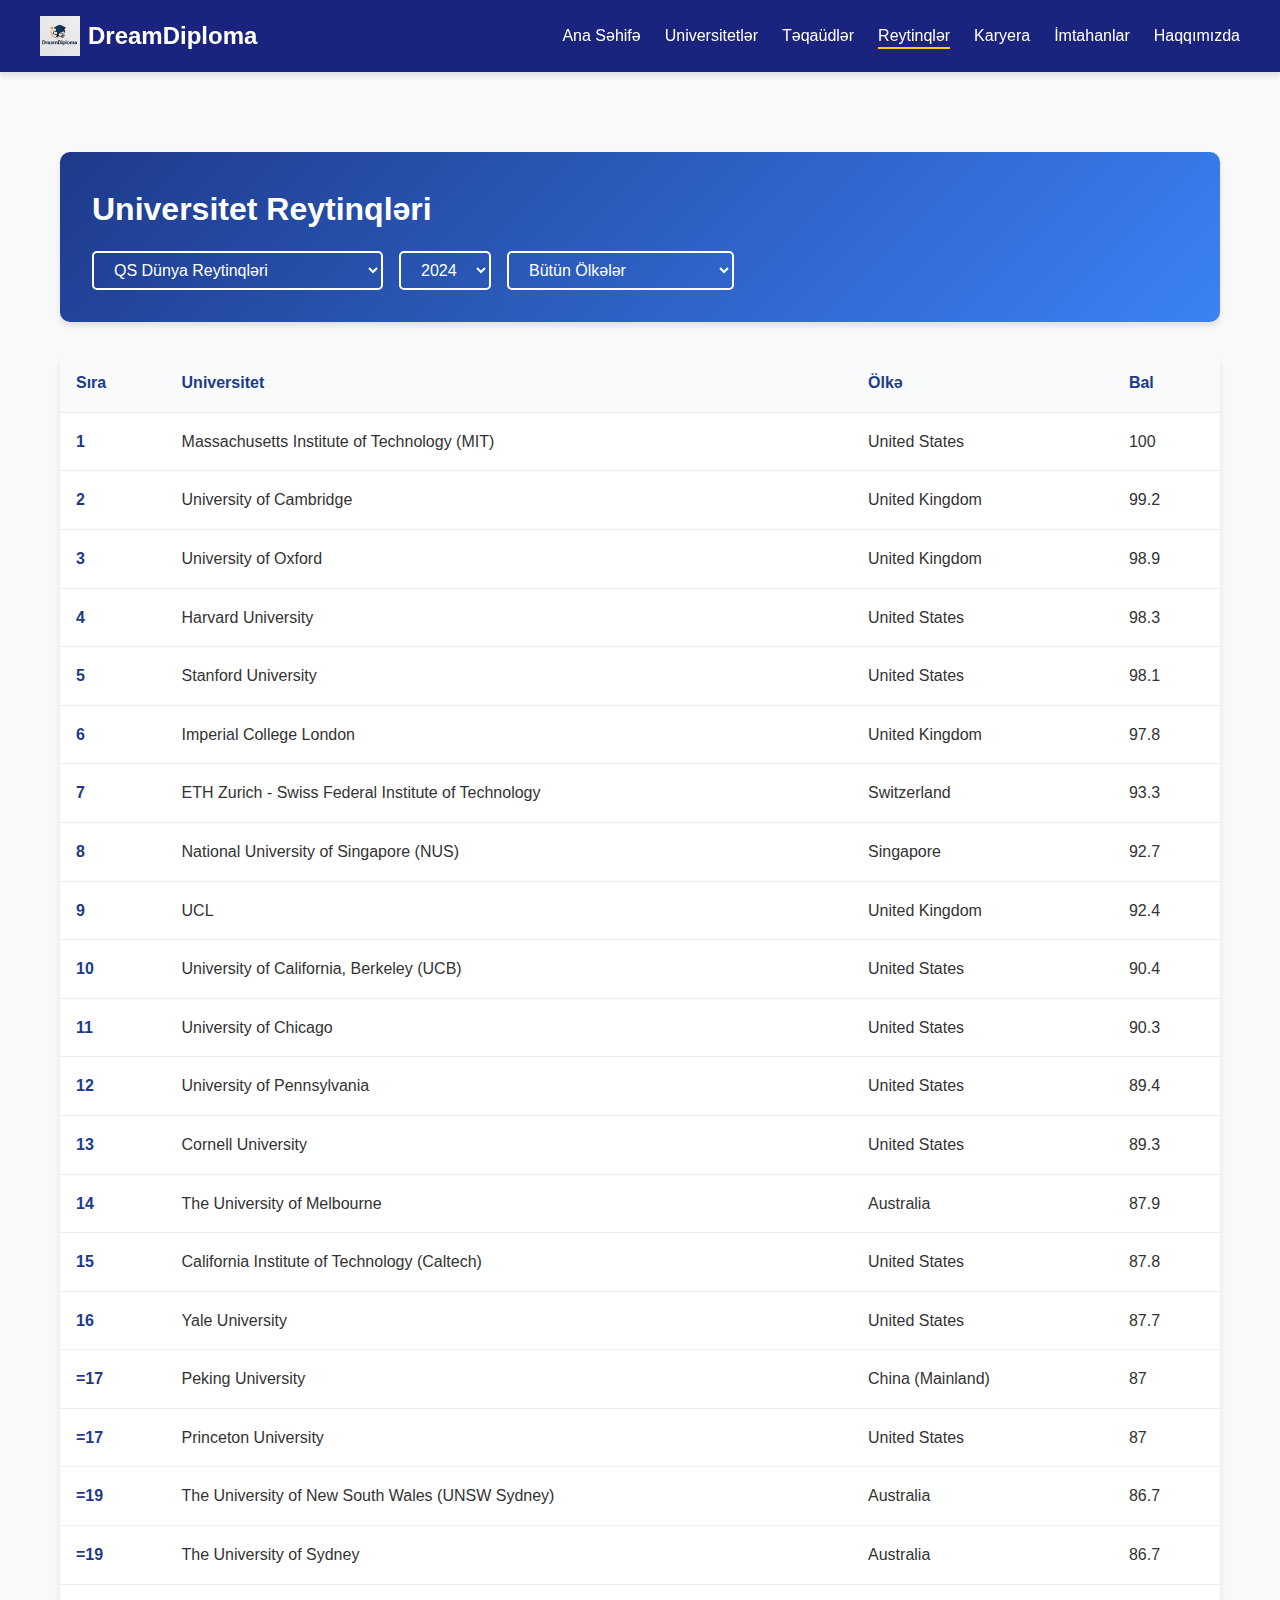
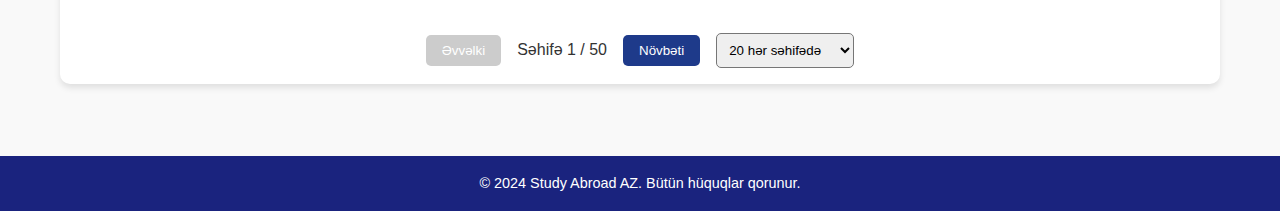
<file: pages/rankings.html>
<!DOCTYPE html>
<html lang="az">
<head>
    <meta charset="UTF-8">
    <meta name="viewport" content="width=device-width, initial-scale=1.0">
    <link rel="icon" href="../images/logo.png" type="image/png">
    <title>DreamDiploma - Reytinqlər</title>
    <link rel="stylesheet" href="../css/style.css">
    <link rel="stylesheet" href="https://cdnjs.cloudflare.com/ajax/libs/font-awesome/6.0.0/css/all.min.css">
</head>
<body>
    <nav class="navigation">
        <div class="nav-container">
            <div class="nav-brand">
                <a href="../../index.html">
                    <img src="../images/logo.png" alt="DreamDiploma Logo" class="logo">
                    DreamDiploma
                </a>
            </div>
            <button class="burger-menu" id="burgerMenu">
                ☰
            </button>
            <ul class="nav-links">
                <li><a href="../../index.html">Ana Səhifə</a></li>
                <li><a href="../pages/universities.html">Universitetlər</a></li>
                <li><a href="../pages/scholarships.html">Təqaüdlər</a></li>
                <li><a href="../pages/rankings.html" class="active">Reytinqlər</a></li>
                <li><a href="../pages/career.html">Karyera</a></li>
                <li><a href="../pages/exams.html">İmtahanlar</a></li>
                <li><a href="../pages/contact.html">Haqqımızda</a></li>
            </ul>
            
        </div>
    </nav>

    <main class="rankings-page">
        <div class="rankings-header">
            <h1>Universitet Reytinqləri</h1>
            <div class="ranking-filters">
                <select id="rankingSystem">
                    <option value="qs">QS Dünya Reytinqləri</option>
                    <option value="the-higher">The Higher Education Reytinqləri</option>
                </select>
                <select id="year">
                    <!-- İllər dinamik olaraq JavaScript vasitəsilə əlavə olunacaq -->
                </select>
                <select id="countryFilter">
                    <option value="">Bütün Ölkələr</option>
                    <!-- Ölkələr dinamik olaraq JavaScript vasitəsilə əlavə olunacaq -->
                </select>
            </div>
        </div>

        <div class="rankings-table-container">
            <table class="rankings-table">
                <thead>
                    <tr>
                        <th>Sıra</th>
                        <th>Universitet</th>
                        <th>Ölkə</th>
                        <th>Bal</th>
                    </tr>
                </thead>
                <tbody id="rankingsBody">
                    <!-- Universitetlər burada əlavə olunacaq -->
                </tbody>
            </table>
            <div class="pagination">
                <button id="prevPage" class="pagination-btn">Əvvəlki</button>
                <span id="currentPage">Səhifə 1</span>
                <button id="nextPage" class="pagination-btn">Növbəti</button>
                <select id="itemsPerPage">
                    <option value="20">20 hər səhifədə</option>
                    <option value="50">50 hər səhifədə</option>
                    <option value="100">100 hər səhifədə</option>
                </select>
            </div>
        </div>
    </main>


    <footer class="footer">
        <div class="footer-content">
            <p>&copy; 2024 Study Abroad AZ. Bütün hüquqlar qorunur.</p>
        </div>
    </footer>
    <script type="module" src="../js/rankings.js"></script>
    <script type="module" src="../js/main.js"></script>

</body>
</html>
</file>
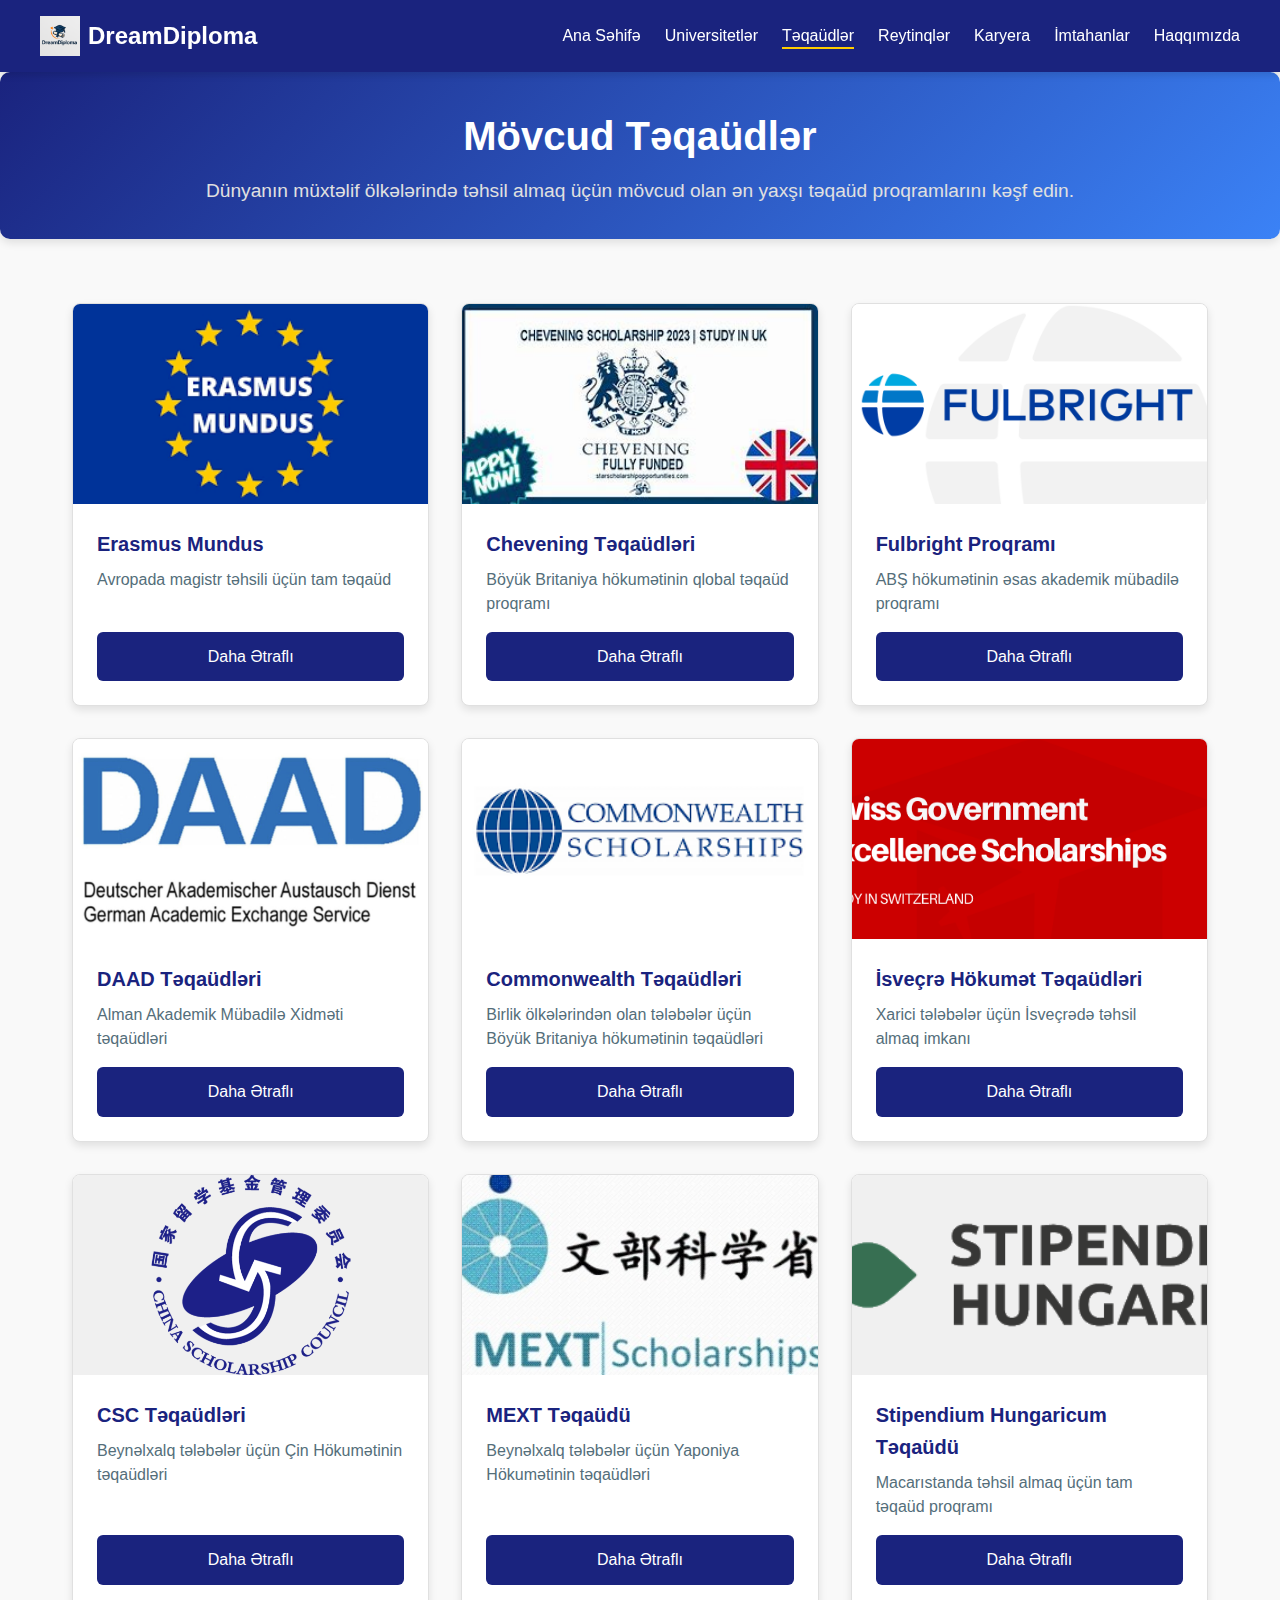
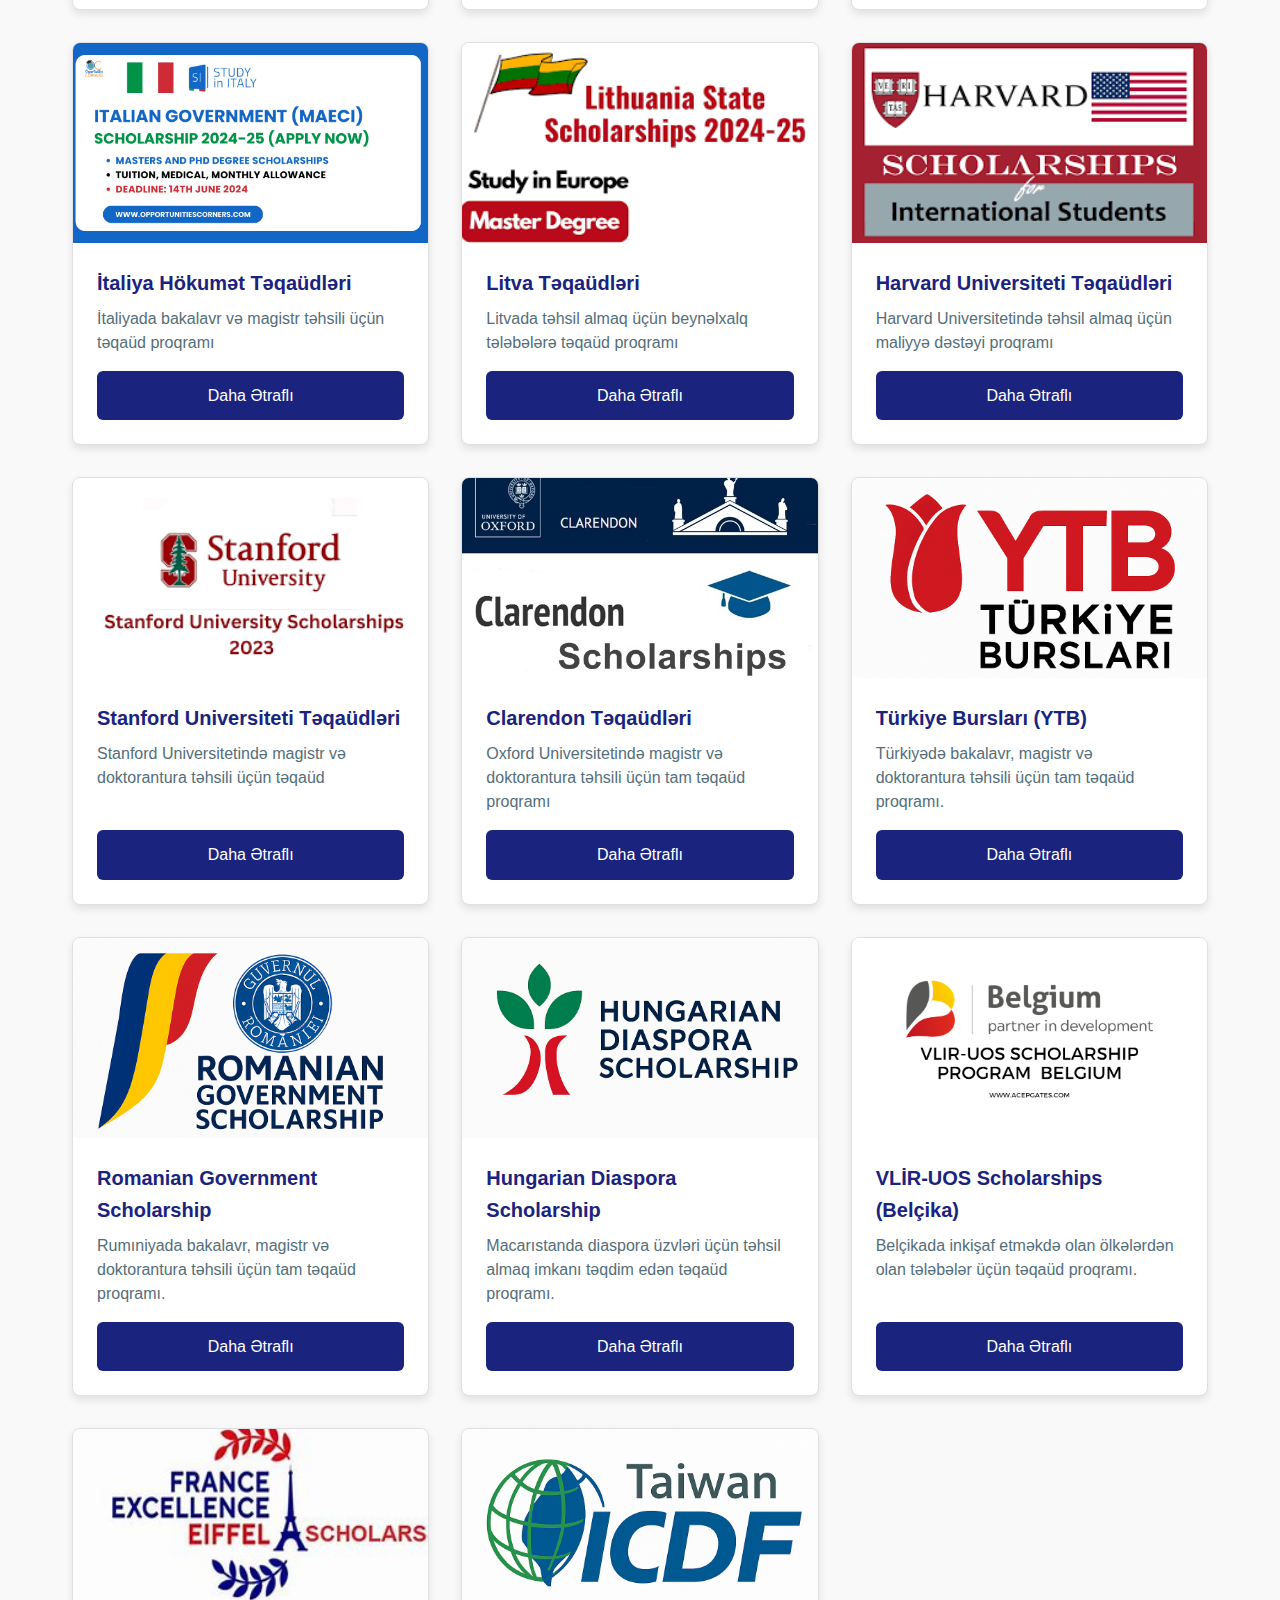
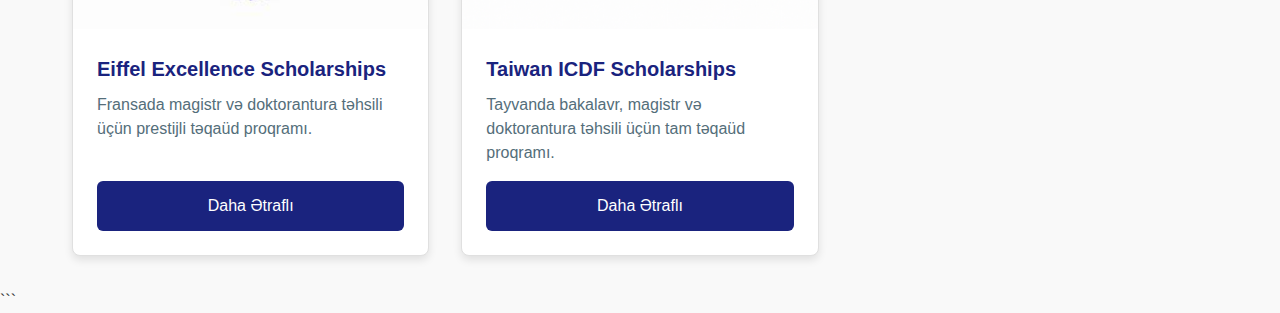
<file: pages/scholarships.html>
<!DOCTYPE html>
<html lang="az">
<head>
    <meta charset="UTF-8">
    <meta name="viewport" content="width=device-width, initial-scale=1.0">
    <link rel="icon" href="../images/logo.png" type="image/png">
    <title>DreamDiploma</title>
   
    <link rel="stylesheet" href="../../css/style.css">
    
    <link rel="stylesheet" href="https://cdnjs.cloudflare.com/ajax/libs/font-awesome/5.15.4/css/all.min.css">
</head>
<body>
    <nav class="navigation">
        <div class="nav-container">
            <div class="nav-brand">
                <a href="../../index.html">
                    <img src="../images/logo.png" alt="DreamDiploma Logo" class="logo">
                    DreamDiploma
                </a>
            </div>
            <button class="burger-menu" id="burgerMenu">
                <i class="fas fa-bars"></i>
            </button>
            <ul class="nav-links">
                <li><a href="../../index.html">Ana Səhifə</a></li>
                <li><a href="../pages/universities.html">Universitetlər</a></li>
                <li><a href="../pages/scholarships.html" class="active">Təqaüdlər</a></li>
                <li><a href="../pages/rankings.html">Reytinqlər</a></li>
                <li><a href="../pages/career.html">Karyera</a></li> <!-- Yeni Tab -->
                <li><a href="../pages/exams.html">İmtahanlar</a></li>
                <li><a href="../pages/contact.html">Haqqımızda</a></li> <!-- Yeni Tab -->
            </ul>
            
        </div>
    </nav>

    <main class="country-page">
        <header class="scholarships-header">
            <h1 class="page-title">Mövcud Təqaüdlər</h1>
            <p class="page-description">Dünyanın müxtəlif ölkələrində təhsil almaq üçün mövcud olan ən yaxşı təqaüd proqramlarını kəşf edin.</p>
        </header>
        <div class="scholarships-container">
                <div class="scholarship-card">
                    <div class="card-image">
                        <img src="../../images/erasmusmundus.png" alt="Erasmus Mundus">
                    </div>
                    <div class="card-content">
                        <h3>Erasmus Mundus</h3>
                        <p>Avropada magistr təhsili üçün tam təqaüd</p>
                        <a href="../dublicate/scholarship/scholarship.html?scholarship=Erasmus Mundus" class="learn-more">Daha Ətraflı</a>
                    </div>
                </div>
            
            <div class="scholarship-card">
                <div class="card-image">
                    <img src="../../images/chevening.png" alt="Chevening Təqaüdləri">
                </div>
                <div class="card-content">
                    <h3>Chevening Təqaüdləri</h3>
                    <p>Böyük Britaniya hökumətinin qlobal təqaüd proqramı</p>
                    <a href="../dublicate/scholarship/scholarship.html?scholarship=Chevening Təqaüdləri" class="learn-more">Daha Ətraflı</a>
                </div>
            </div>

            <div class="scholarship-card">
                <div class="card-image">
                    <img src="../../images/fulbright.png" alt="Fulbright Proqramı">
                </div>
                <div class="card-content">
                    <h3>Fulbright Proqramı</h3>
                    <p>ABŞ hökumətinin əsas akademik mübadilə proqramı</p>
                    <a href="../dublicate/scholarship/scholarship.html?scholarship=Fulbright Proqramı" class="learn-more">Daha Ətraflı</a>
                </div>
            </div>

            <div class="scholarship-card">
                <div class="card-image">
                    <img src="../../images/DAAD.jpeg" alt="DAAD Təqaüdləri">
                </div>
                <div class="card-content">
                    <h3>DAAD Təqaüdləri</h3>
                    <p>Alman Akademik Mübadilə Xidməti təqaüdləri</p>
                    <a href="../dublicate/scholarship/scholarship.html?scholarship=DAAD Təqaüdləri" class="learn-more">Daha Ətraflı</a>
                </div>
            </div>

            <div class="scholarship-card">
                <div class="card-image">
                    <img src="../../images/common.png" alt="Commonwealth Təqaüdləri">
                </div>
                <div class="card-content">
                    <h3>Commonwealth Təqaüdləri</h3>
                    <p>Birlik ölkələrindən olan tələbələr üçün Böyük Britaniya hökumətinin təqaüdləri</p>
                    <a href="../dublicate/scholarship/scholarship.html?scholarship=Commonwealth Təqaüdləri" class="learn-more">Daha Ətraflı</a>
                </div>
            </div>

            <div class="scholarship-card">
                <div class="card-image">
                    <img src="../../images/swiss.png" alt="İsveçrə Hökumət Təqaüdləri">
                </div>
                <div class="card-content">
                    <h3>İsveçrə Hökumət Təqaüdləri</h3>
                    <p>Xarici tələbələr üçün İsveçrədə təhsil almaq imkanı</p>
                    <a href="../dublicate/scholarship/scholarship.html?scholarship=İsveçrə Hökumət Təqaüdləri" class="learn-more">Daha Ətraflı</a>
                </div>
            </div>

            <div class="scholarship-card">
                <div class="card-image">
                    <img src="../../images/csc.png" alt="CSC Təqaüdləri">
                </div>
                <div class="card-content">
                    <h3>CSC Təqaüdləri</h3>
                    <p>Beynəlxalq tələbələr üçün Çin Hökumətinin təqaüdləri</p>
                    <a href="../dublicate/scholarship/scholarship.html?scholarship=CSC Təqaüdləri" class="learn-more">Daha Ətraflı</a>
                </div>
            </div>

            <div class="scholarship-card">
                <div class="card-image">
                    <img src="../../images/mext.png" alt="MEXT Təqaüdü">
                </div>
                <div class="card-content">
                    <h3>MEXT Təqaüdü</h3>
                    <p>Beynəlxalq tələbələr üçün Yaponiya Hökumətinin təqaüdləri</p>
                    <a href="../dublicate/scholarship/scholarship.html?scholarship=MEXT Təqaüdü" class="learn-more">Daha Ətraflı</a>
                </div>
            </div>

            <div class="scholarship-card">
                <div class="card-image">
                    <img src="../../images/stipendium.png" alt="Stipendium Hungaricum Təqaüdü">
                </div>
                <div class="card-content">
                    <h3>Stipendium Hungaricum Təqaüdü</h3>
                    <p>Macarıstanda təhsil almaq üçün tam təqaüd proqramı</p>
                    <a href="../dublicate/scholarship/scholarship.html?scholarship=Stipendium Hungaricum Təqaüdü" class="learn-more">Daha Ətraflı</a>
                </div>
            </div>

            <div class="scholarship-card">
                <div class="card-image">
                    <img src="../../images/italian.png" alt="İtaliya Hökumət Təqaüdləri">
                </div>
                <div class="card-content">
                    <h3>İtaliya Hökumət Təqaüdləri</h3>
                    <p>İtaliyada bakalavr və magistr təhsili üçün təqaüd proqramı</p>
                    <a href="../dublicate/scholarship/scholarship.html?scholarship=İtaliya Hökumət Təqaüdləri" class="learn-more">Daha Ətraflı</a>
                </div>
            </div>

            <div class="scholarship-card">
                <div class="card-image">
                    <img src="../../images/lithuania.png" alt="Litva Təqaüdləri">
                </div>
                <div class="card-content">
                    <h3>Litva Təqaüdləri</h3>
                    <p>Litvada təhsil almaq üçün beynəlxalq tələbələrə təqaüd proqramı</p>
                    <a href="../dublicate/scholarship/scholarship.html?scholarship=Litva Təqaüdləri" class="learn-more">Daha Ətraflı</a>
                </div>
            </div>

            <div class="scholarship-card">
                <div class="card-image">
                    <img src="../../images/harvard.png" alt="Harvard Universiteti Təqaüdləri">
                </div>
                <div class="card-content">
                    <h3>Harvard Universiteti Təqaüdləri</h3>
                    <p>Harvard Universitetində təhsil almaq üçün maliyyə dəstəyi proqramı</p>
                    <a href="../dublicate/scholarship/scholarship.html?scholarship=Harvard Universiteti Təqaüdləri" class="learn-more">Daha Ətraflı</a>
                </div>
            </div>

            <div class="scholarship-card">
                <div class="card-image">
                    <img src="../../images/stanford.png" alt="Stanford Universiteti Təqaüdləri">
                </div>
                <div class="card-content">
                    <h3>Stanford Universiteti Təqaüdləri</h3>
                    <p>Stanford Universitetində magistr və doktorantura təhsili üçün təqaüd</p>
                    <a href="../dublicate/scholarship/scholarship.html?scholarship=Stanford Universiteti Təqaüdləri" class="learn-more">Daha Ətraflı</a>
                </div>
            </div>

            <div class="scholarship-card">
                <div class="card-image">
                    <img src="../../images/clarendon.jpg" alt="Clarendon Təqaüdləri">
                </div>
                <div class="card-content">
                    <h3>Clarendon Təqaüdləri</h3>
                    <p>Oxford Universitetində magistr və doktorantura təhsili üçün tam təqaüd proqramı</p>
                    <a href="../dublicate/scholarship/scholarship.html?scholarship=Clarendon Təqaüdləri" class="learn-more">Daha Ətraflı</a>
                </div>
            </div>

            <div class="scholarship-card">
                <div class="card-image">
                    <img src="../../images/ytb.png" alt="Türkiye Bursları (YTB)">
                </div>
                <div class="card-content">
                    <h3>Türkiye Bursları (YTB)</h3>
                    <p>Türkiyədə bakalavr, magistr və doktorantura təhsili üçün tam təqaüd proqramı.</p>
                    <a href="../dublicate/scholarship/scholarship.html?scholarship=Türkiye Bursları (YTB)" class="learn-more">Daha Ətraflı</a>
                </div>
            </div>

            <div class="scholarship-card">
                <div class="card-image">
                    <img src="../../images/romanian.png" alt="Romanian Government Scholarship">
                </div>
                <div class="card-content">
                    <h3>Romanian Government Scholarship</h3>
                    <p>Rumıniyada bakalavr, magistr və doktorantura təhsili üçün tam təqaüd proqramı.</p>
                    <a href="../dublicate/scholarship/scholarship.html?scholarship=Romanian Government Scholarship" class="learn-more">Daha Ətraflı</a>
                </div>
            </div>

            <div class="scholarship-card">
                <div class="card-image">
                    <img src="../../images/hungarian.png" alt="Hungarian Diaspora Scholarship">
                </div>
                <div class="card-content">
                    <h3>Hungarian Diaspora Scholarship</h3>
                    <p>Macarıstanda diaspora üzvləri üçün təhsil almaq imkanı təqdim edən təqaüd proqramı.</p>
                    <a href="../dublicate/scholarship/scholarship.html?scholarship=Hungarian Diaspora Scholarship" class="learn-more">Daha Ətraflı</a>
                </div>
            </div>

            <div class="scholarship-card">
                <div class="card-image">
                    <img src="../../images/vlir.png" alt="VLİR-UOS Scholarships (Belçika)">
                </div>
                <div class="card-content">
                    <h3>VLİR-UOS Scholarships (Belçika)</h3>
                    <p>Belçikada inkişaf etməkdə olan ölkələrdən olan tələbələr üçün təqaüd proqramı.</p>
                    <a href="../dublicate/scholarship/scholarship.html?scholarship=VLİR-UOS Scholarships (Belçika)" class="learn-more">Daha Ətraflı</a>
                </div>
            </div>

            <div class="scholarship-card">
                <div class="card-image">
                    <img src="../../images/eiffel.png" alt="Eiffel Excellence Scholarships">
                </div>
                <div class="card-content">
                    <h3>Eiffel Excellence Scholarships</h3>
                    <p>Fransada magistr və doktorantura təhsili üçün prestijli təqaüd proqramı.</p>
                    <a href="../dublicate/scholarship/scholarship.html?scholarship=Eiffel Excellence Scholarships" class="learn-more">Daha Ətraflı</a>
                </div>
            </div>

            <div class="scholarship-card">
                <div class="card-image">
                    <img src="../../images/taiwan.png" alt="Taiwan ICDF Scholarships">
                </div>
                <div class="card-content">
                    <h3>Taiwan ICDF Scholarships</h3>
                    <p>Tayvanda bakalavr, magistr və doktorantura təhsili üçün tam təqaüd proqramı.</p>
                    <a href="../dublicate/scholarship/scholarship.html?scholarship=Taiwan ICDF Scholarships" class="learn-more">Daha Ətraflı</a>
                </div>
            </div>

            
        </div>

    <script src="../js/main.js"></script>
</body>
</html>
```
</file>
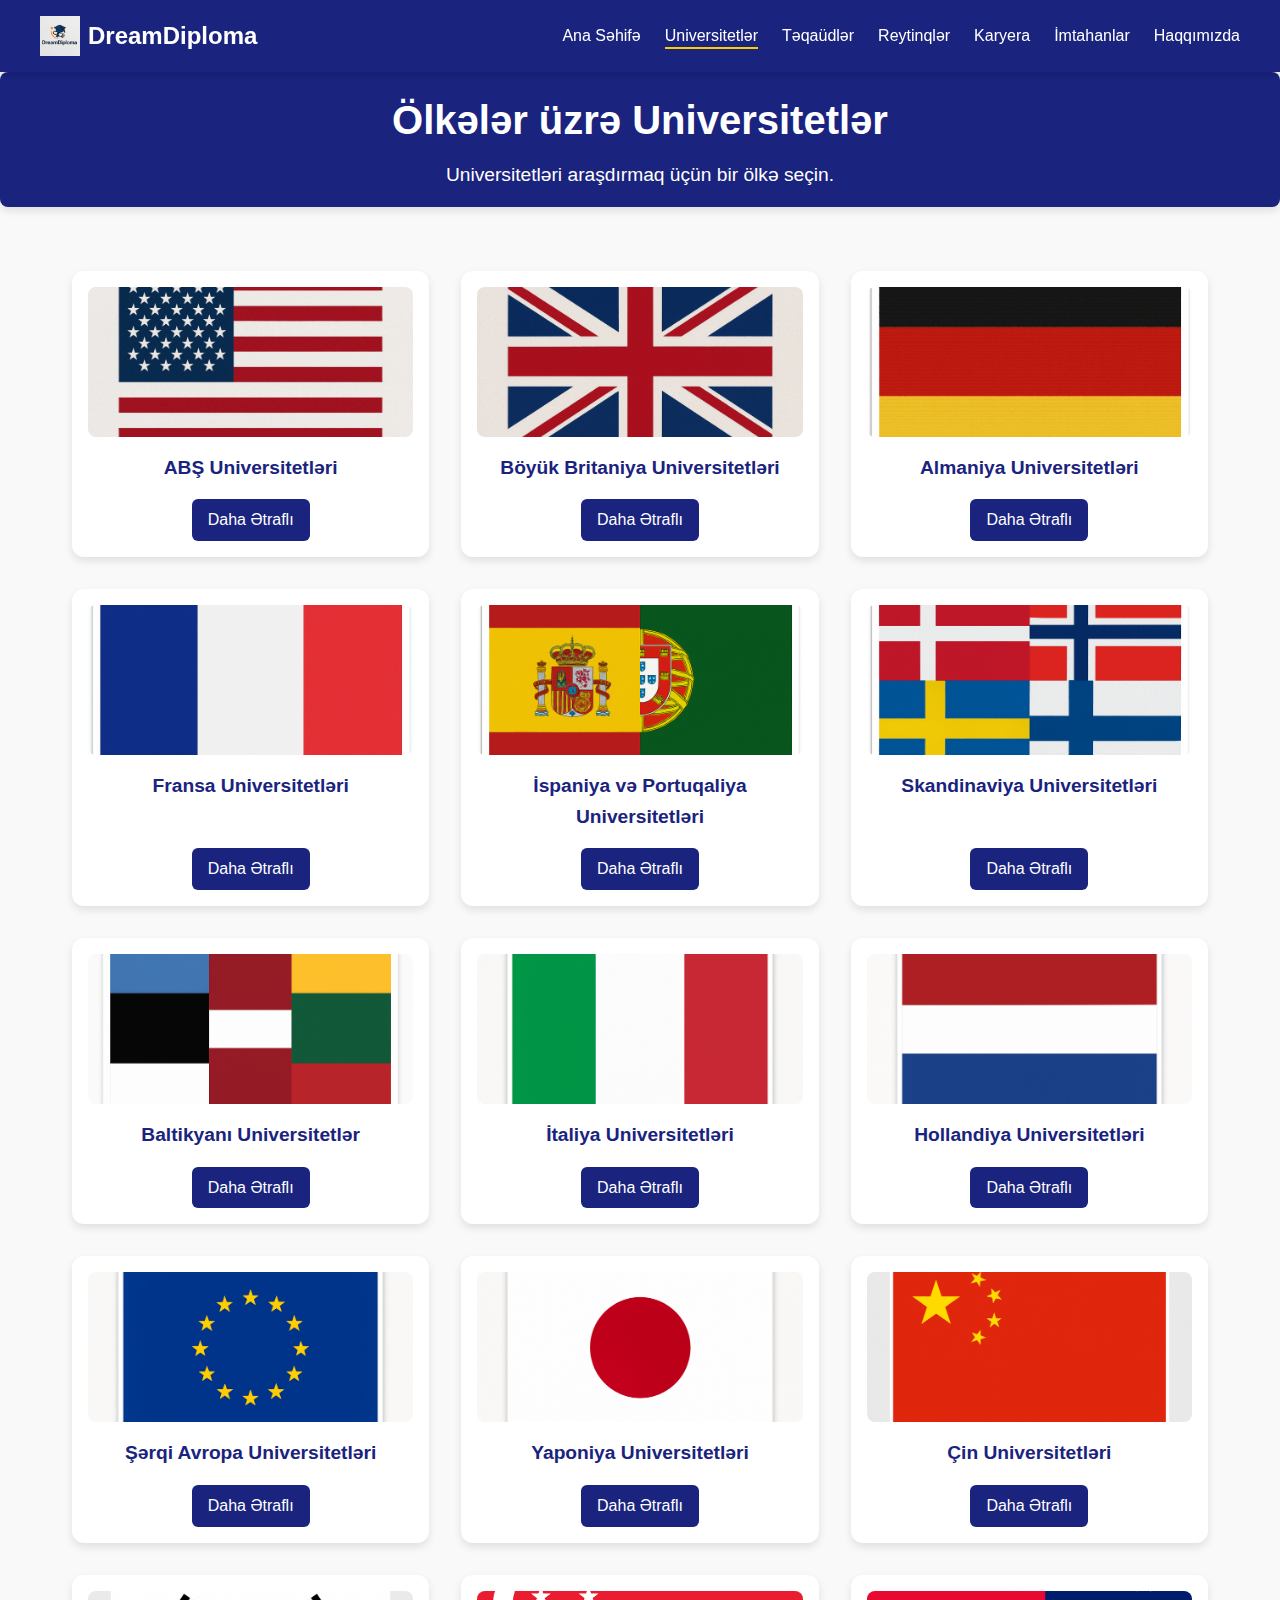
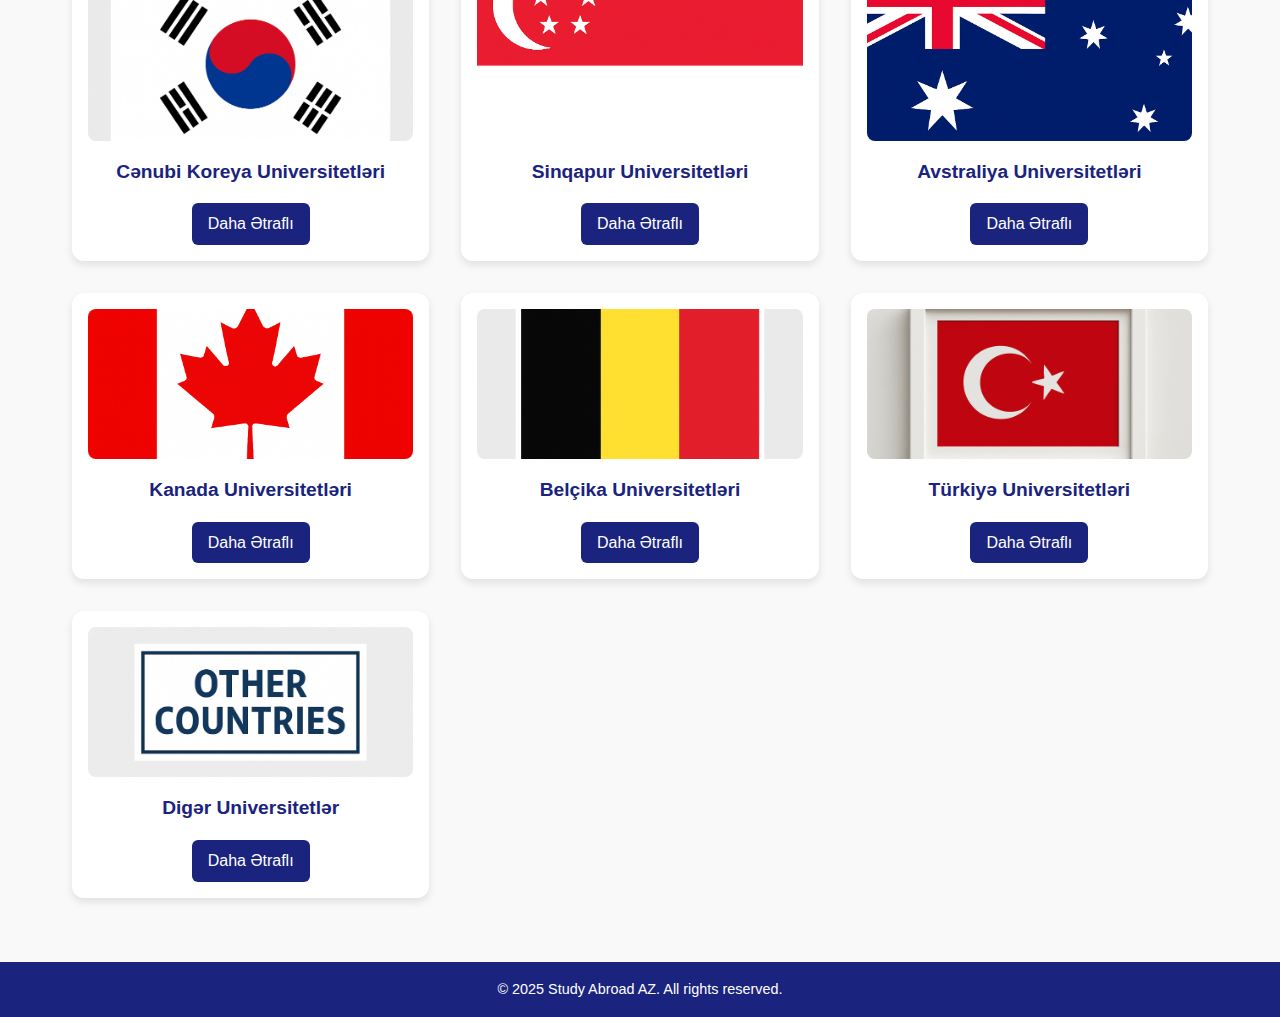
<file: pages/universities.html>
<!DOCTYPE html>
<html lang="az">
<head>
    <meta charset="UTF-8">
    <meta name="viewport" content="width=device-width, initial-scale=1.0">
    <link rel="icon" href="../images/logo.png" type="image/png">
    <title>DreamDiploma</title>
    <link rel="stylesheet" href="../css/style.css">
    
    <link rel="stylesheet" href="https://cdnjs.cloudflare.com/ajax/libs/font-awesome/5.15.4/css/all.min.css">
</head>
<body>
    <nav class="navigation">
        <div class="nav-container">
            <div class="nav-brand">
                <a href="../../index.html">
                    <img src="../images/logo.png" alt="DreamDiploma Logo" class="logo">
                    DreamDiploma
                </a>
            </div>
            <button class="burger-menu" id="burgerMenu">
                ☰
            </button>
            <ul class="nav-links">
                <li><a href="../../index.html">Ana Səhifə</a></li>
                <li><a href="../pages/universities.html" class="active">Universitetlər</a></li>
                <li><a href="../pages/scholarships.html">Təqaüdlər</a></li>
                <li><a href="../pages/rankings.html">Reytinqlər</a></li>
                <li><a href="../pages/career.html">Karyera</a></li>
                <li><a href="../pages/exams.html">İmtahanlar</a></li>
                <li><a href="../pages/contact.html">Haqqımızda</a></li>
            </ul>
        </div>
    </nav>

    <!-- Main Content -->
    <main class="universities-page">
        <header class="page-header">
            <h1>Ölkələr üzrə Universitetlər</h1>
            <p>Universitetləri araşdırmaq üçün bir ölkə seçin.</p>
        </header>

        <section class="countries-container">
            <div class="country-card">
                <img src="../images/usa.png" alt="ABŞ Universitetləri">
                <h3>ABŞ Universitetləri</h3>
                <a href="../dublicate/country/country.html?country=ABŞ Universitetləri" class="learn-more">Daha Ətraflı</a>
            </div>
            <div class="country-card">
                <img src="../images/uk.png" alt="Böyük Britaniya Universitetləri">
                <h3>Böyük Britaniya Universitetləri</h3>
                <a href="../dublicate/country/country.html?country=Böyük Britaniya Universitetləri" class="learn-more">Daha Ətraflı</a>
            </div>
            <div class="country-card">
                <img src="../images/germany.png" alt="Almaniya Universitetləri">
                <h3>Almaniya Universitetləri</h3>
                <a href="../dublicate/country/country.html?country=Almaniya Universitetləri" class="learn-more">Daha Ətraflı</a>
            </div>
            <div class="country-card">
                <img src="../images/france.png" alt="Fransa Universitetləri">
                <h3>Fransa Universitetləri</h3>
                <a href="../dublicate/country/country.html?country=Fransa Universitetləri" class="learn-more">Daha Ətraflı</a>
            </div>
            <div class="country-card">
                <img src="../images/spain.png" alt="İspaniya və Portuqaliya Universitetləri">
                <h3>İspaniya və Portuqaliya Universitetləri</h3>
                <a href="../dublicate/country/country.html?country=İspaniya və Portuqaliya Universitetləri" class="learn-more">Daha Ətraflı</a>
            </div>
            <div class="country-card">
                <img src="../images/scandinavia.png" alt="Skandinaviya Universitetləri">
                <h3>Skandinaviya Universitetləri</h3>
                <a href="../dublicate/country/country.html?country=Skandinaviya Universitetləri" class="learn-more">Daha Ətraflı</a>
            </div>
            <div class="country-card">
                <img src="../images/baltic.png" alt="Baltikyanı Universitetlər">
                <h3>Baltikyanı Universitetlər</h3>
                <a href="../dublicate/country/country.html?country=Baltikyanı Universitetlər" class="learn-more">Daha Ətraflı</a>
            </div>
            <div class="country-card">
                <img src="../images/italy.png" alt="İtaliya Universitetləri">
                <h3>İtaliya Universitetləri</h3>
                <a href="../dublicate/country/country.html?country=İtaliya Universitetləri" class="learn-more">Daha Ətraflı</a>
            </div>
            <div class="country-card">
                <img src="../images/dutch.png" alt="Hollandiya Universitetləri">
                <h3>Hollandiya Universitetləri</h3>
                <a href="../dublicate/country/country.html?country=Hollandiya Universitetləri" class="learn-more">Daha Ətraflı</a>
            </div>
            <div class="country-card">
                <img src="../images/eastern-europe.png" alt="Şərqi Avropa Universitetləri">
                <h3>Şərqi Avropa Universitetləri</h3>
                <a href="../dublicate/country/country.html?country=Şərqi Avropa Universitetləri" class="learn-more">Daha Ətraflı</a>
            </div>
            <div class="country-card">
                <img src="../images/japan.png" alt="Yaponiya Universitetləri">
                <h3>Yaponiya Universitetləri</h3>
                <a href="../dublicate/country/country.html?country=Yaponiya Universitetləri" class="learn-more">Daha Ətraflı</a>
            </div>
            <div class="country-card">
                <img src="../images/china.png" alt="Çin Universitetləri">
                <h3>Çin Universitetləri</h3>
                <a href="../dublicate/country/country.html?country=Çin Universitetləri" class="learn-more">Daha Ətraflı</a>
            </div>
            <div class="country-card">
                <img src="../images/korea.png" alt="Cənubi Koreya Universitetləri">
                <h3>Cənubi Koreya Universitetləri</h3>
                <a href="../dublicate/country/country.html?country=Cənubi Koreya Universitetləri" class="learn-more">Daha Ətraflı</a>
            </div>
            <div class="country-card">
                <img src="../images/singapore.png" alt="Sinqapur Universitetləri">
                <h3>Sinqapur Universitetləri</h3>
                <a href="../dublicate/country/country.html?country=Sinqapur Universitetləri" class="learn-more">Daha Ətraflı</a>
            </div>
            <div class="country-card">
                <img src="../images/australia.png" alt="Avstraliya Universitetləri">
                <h3>Avstraliya Universitetləri</h3>
                <a href="../dublicate/country/country.html?country=Avstraliya Universitetləri" class="learn-more">Daha Ətraflı</a>
            </div>
            <div class="country-card">
                <img src="../images/canada.png" alt="Kanada Universitetləri">
                <h3>Kanada Universitetləri</h3>
                <a href="../dublicate/country/country.html?country=Kanada Universitetləri" class="learn-more">Daha Ətraflı</a>
            </div>
            <div class="country-card">
                <img src="../images/belgium.png" alt="Belçika Universitetləri">
                <h3>Belçika Universitetləri</h3>
                <a href="../dublicate/country/country.html?country=Belçika Universitetləri" class="learn-more">Daha Ətraflı</a>
            </div>
            <div class="country-card">
                <img src="../images/turkey.png" alt="Türkiyə Universitetləri">
                <h3>Türkiyə Universitetləri</h3>
                <a href="../dublicate/country/country.html?country=Türkiyə Universitetləri" class="learn-more">Daha Ətraflı</a>
            </div>
            <div class="country-card">
                <img src="../images/others.png" alt="Digər Universitetlər">
                <h3>Digər Universitetlər</h3>
                <a href="../dublicate/country/country.html?country=Digər Universitetlər" class="learn-more">Daha Ətraflı</a>
            </div>
        </section>
    </main>

    <!-- Footer -->
    <footer class="footer">
        <p>&copy; 2025 Study Abroad AZ. All rights reserved.</p>
    </footer>

    <!-- JavaScript -->
    <script src="../js/main.js"></script>
</body>
</html>
</file>
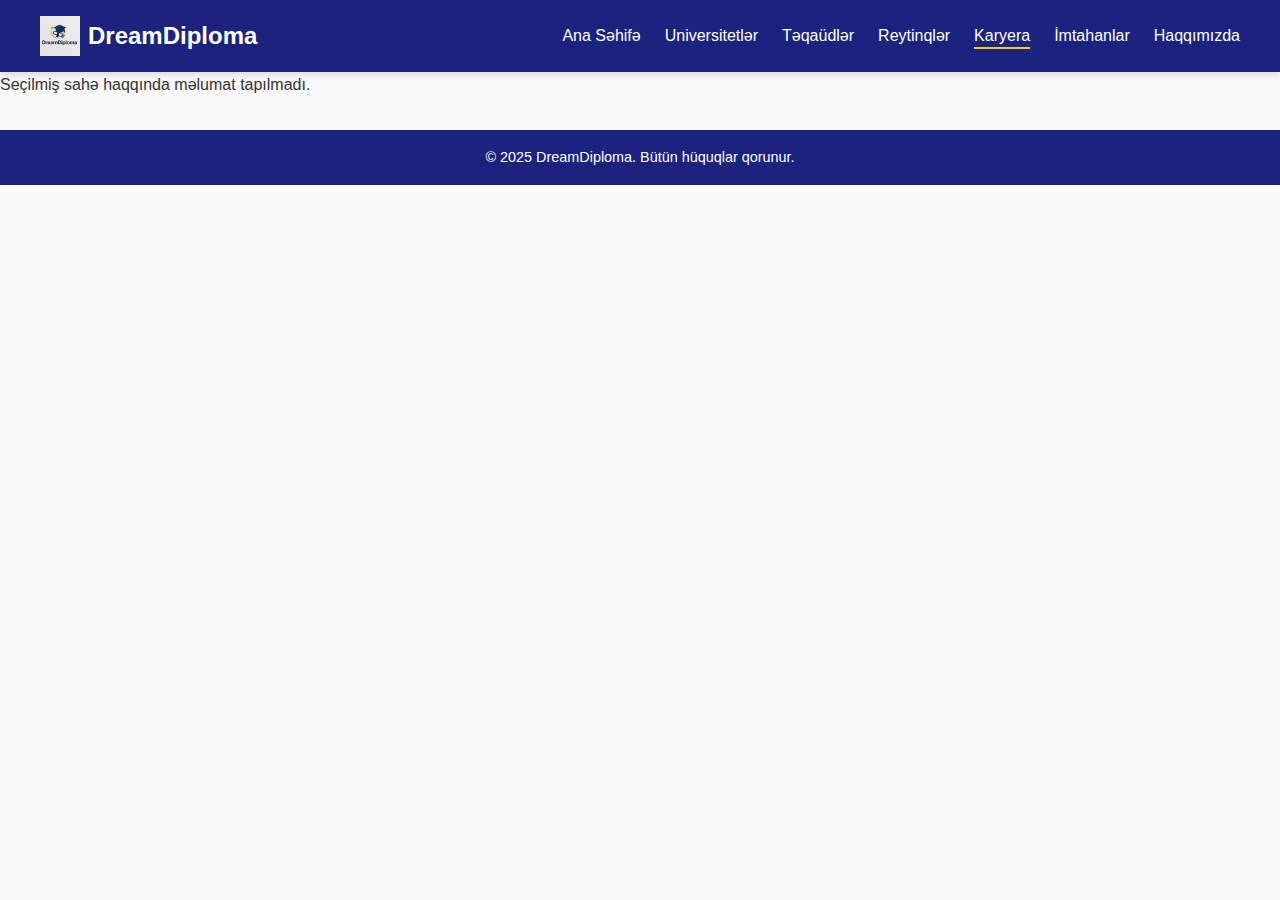
<file: dublicate/career/career.html>
<!DOCTYPE html>
<html lang="az">
<head>
    <meta charset="UTF-8">
    <meta name="viewport" content="width=device-width, initial-scale=1.0">
    <link rel="icon" href="../../images/logo.png" type="image/png">

    <title>Karyera İmkanları</title>
    <link rel="stylesheet" href="../../css/style.css"> <!-- Ümumi CSS -->
    <link rel="stylesheet" href="../../dublicate/career/career.css"> <!-- Xüsusi CSS -->
</head>
<body>
    <!-- Navbar -->
    <nav class="navigation">
        <div class="nav-container">
            <div class="nav-brand">
                <a href="../../index.html">
                    <img src="../../images/logo.png" alt="DreamDiploma Logo" class="logo">
                    DreamDiploma
                </a>
            </div>
            <button class="burger-menu" id="burgerMenu">
                ☰
            </button>
            <ul class="nav-links">
                <li><a href="../../index.html">Ana Səhifə</a></li>
                <li><a href="../../pages/universities.html">Universitetlər</a></li>
                <li><a href="../../pages/scholarships.html">Təqaüdlər</a></li>
                <li><a href="../../pages/rankings.html">Reytinqlər</a></li>
                <li><a href="../../pages/career.html" class="active">Karyera</a></li>
                <li><a href="../../pages/exams.html">İmtahanlar</a></li>
                <li><a href="../../pages/contact.html">Haqqımızda</a></li>
            </ul>
            
        </div>
    </nav>

    <!-- Main Content -->
    <main class="career-page">


        <section class="career-list">
            <div id="career-content">
                <!-- JSON-dan gətirilən məlumatlar burada göstəriləcək -->
            </div>
        </section>
    </main>

    <!-- Footer -->
    <footer class="footer">
        <p>&copy; 2025 DreamDiploma. Bütün hüquqlar qorunur.</p>
    </footer>

    <script src="career.js"></script> 
    <script type="module" src="../../js/main.js"></script>
</body>
</html>
</file>
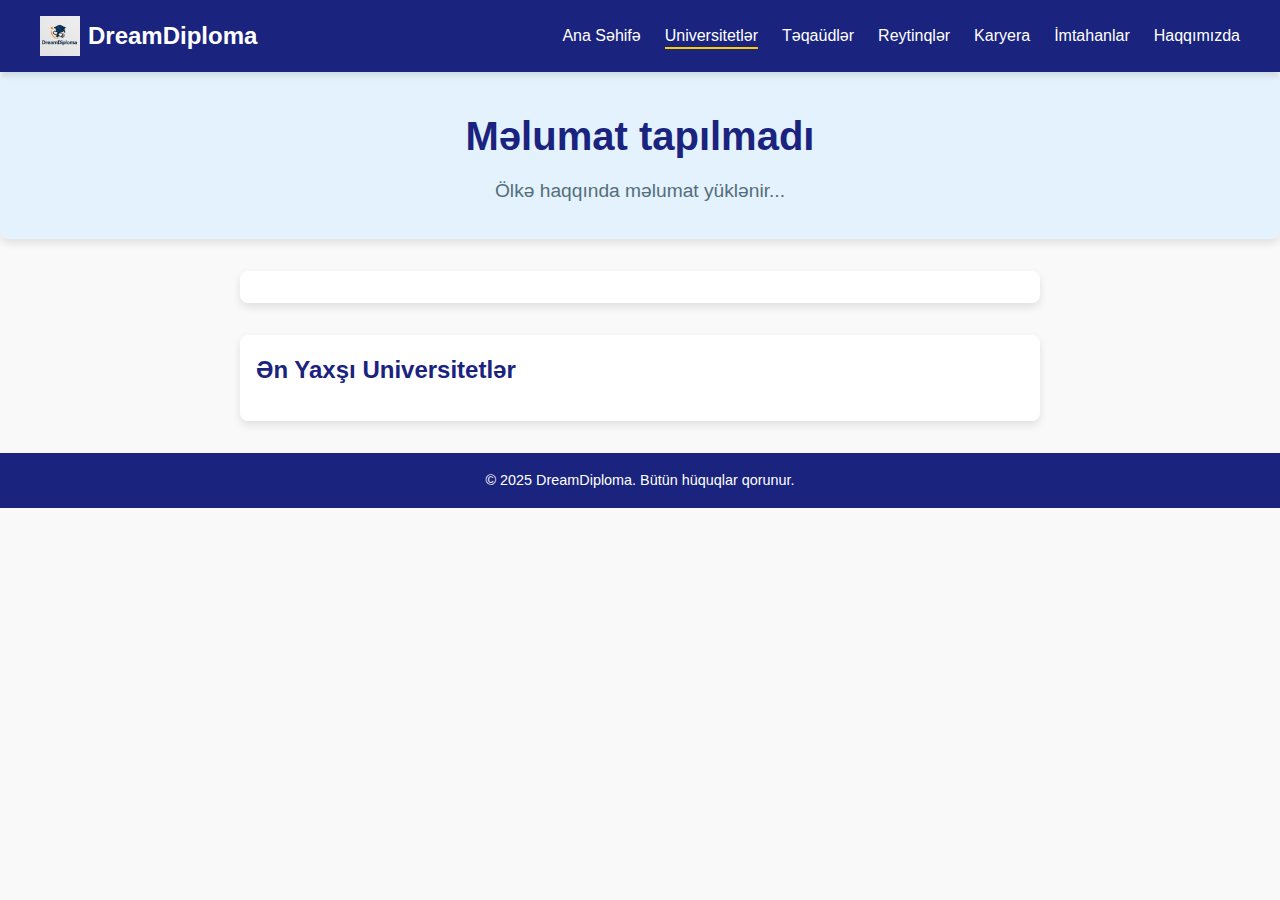
<file: dublicate/country/country.html>
<!DOCTYPE html>
<html lang="az">
<head>
    <meta charset="UTF-8">
    <meta name="viewport" content="width=device-width, initial-scale=1.0">
    <link rel="icon" href="../../images/logo.png" type="image/png">
    <title>Ölkə Məlumatı</title>
    <link rel="stylesheet" href="../../css/style.css">
    <link rel="stylesheet" href="../country/country.css">
</head>
<body>
    <!-- Navbar -->
    <nav class="navigation">
        <div class="nav-container">
            <div class="nav-brand">
                <a href="../../index.html">
                    <img src="../../images/logo.png" alt="DreamDiploma Logo" class="logo">
                    DreamDiploma
                </a>
            </div>
            <button class="burger-menu" id="burgerMenu">
                ☰
            </button>
            <ul class="nav-links">
                <li><a href="../../index.html">Ana Səhifə</a></li>
                <li><a href="../../pages/universities.html" class="active">Universitetlər</a></li>
                <li><a href="../../pages/scholarships.html">Təqaüdlər</a></li>
                <li><a href="../../pages/rankings.html">Reytinqlər</a></li>
                <li><a href="../../pages/career.html">Karyera</a></li> <!-- Yeni Tab -->
                <li><a href="../../pages/exams.html">İmtahanlar</a></li>
                <li><a href="../../pages/contact.html">Haqqımızda</a></li>
            </ul>
            
        </div>
    </nav>

    <!-- Main Content -->
    <main class="country-page">
        <header class="page-header">
            <h1>Ölkə Məlumatı</h1>
            <p>Ölkə haqqında məlumat yüklənir...</p>
        </header>

        <section class="country-info">
            <!-- Dinamik məlumatlar burada göstəriləcək -->
        </section>

        <section class="top-universities">
            <h2>Ən Yaxşı Universitetlər</h2>
            <ul>
                <!-- Universitetlər burada göstəriləcək -->
            </ul>
        </section>
    </main>

    <!-- Footer -->
    <footer class="footer">
        <p>&copy; 2025 DreamDiploma. Bütün hüquqlar qorunur.</p>
    </footer>

    <script src="./country.js"></script>
    <script src="../../js/main.js"></script>
</body>
</html>
</file>
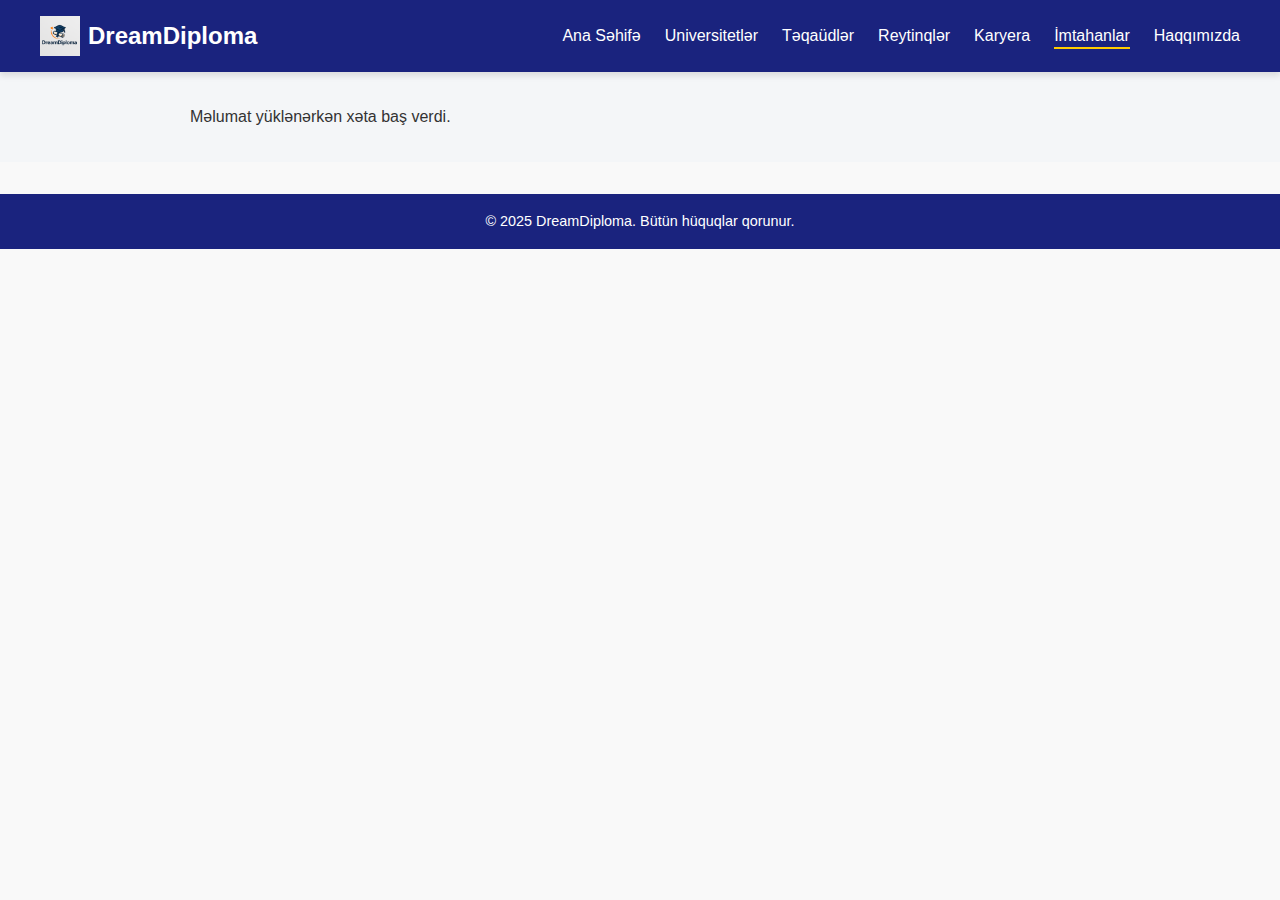
<file: dublicate/exams/exam.html>
<!DOCTYPE html>
<html lang="az">
<head>
    <meta charset="UTF-8">
    <meta name="viewport" content="width=device-width, initial-scale=1.0">
    <link rel="icon" href="../../images/logo.png" type="image/png">

    <title>İmtahan Məlumatları</title>
    <link rel="stylesheet" href="../../css/style.css"> <!-- Ümumi CSS -->
</head>
<body>
    <!-- Navbar -->
    <nav class="navigation">
        <div class="nav-container">
            <div class="nav-brand">
                <a href="../../index.html">
                    <img src="../../images/logo.png" alt="DreamDiploma Logo" class="logo">
                    DreamDiploma
                </a>
            </div>
            <button class="burger-menu" id="burgerMenu">
                ☰
            </button>
            <ul class="nav-links">
                <li><a href="../../index.html">Ana Səhifə</a></li>
                <li><a href="../../pages/universities.html">Universitetlər</a></li>
                <li><a href="../../pages/scholarships.html">Təqaüdlər</a></li>
                <li><a href="../../pages/rankings.html">Reytinqlər</a></li>
                <li><a href="../../pages/career.html">Karyera</a></li>
                <li><a href="../../pages/exams.html" class="active">İmtahanlar</a></li>
                <li><a href="../../pages/contact.html">Haqqımızda</a></li>
            </ul>
            
        </div>
    </nav>

    <!-- Main Content -->
    <main class="exam-page">
        <div id="exam-content">
            <!-- JSON-dan gətirilən məlumatlar burada göstəriləcək -->
        </div>
    </main>

    <!-- Footer -->
    <footer class="footer">
        <p>&copy; 2025 DreamDiploma. Bütün hüquqlar qorunur.</p>
    </footer>

    <script src="exam.js"></script> <!-- JavaScript -->
    <script type="module" src="../../js/main.js"></script>
</body>
</html>
</file>
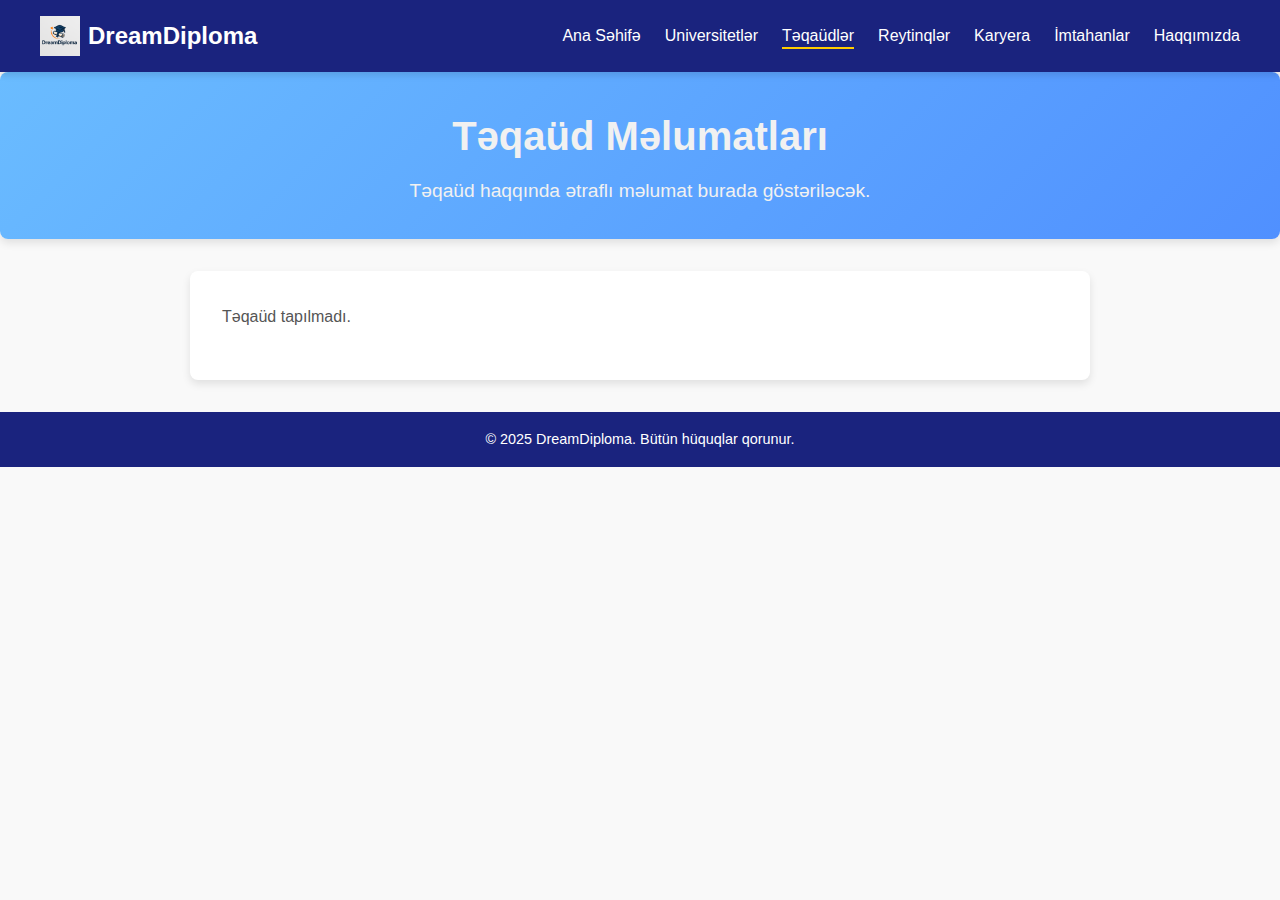
<file: dublicate/scholarship/scholarship.html>
<!DOCTYPE html>
<html lang="az">
<head>
    <meta charset="UTF-8">
    <meta name="viewport" content="width=device-width, initial-scale=1.0">
    <link rel="icon" href="../../images/logo.png" type="image/png">
    <title>Təqaüd Məlumatları</title>
    <link rel="stylesheet" href="../../css/style.css"> <!-- Ümumi CSS -->
    <link rel="stylesheet" href="../../dublicate/scholarship/scholarship.css"> <!-- Xüsusi CSS -->
</head>
<body>
    <!-- Navbar -->
    <nav class="navigation">
        <div class="nav-container">
            <div class="nav-brand">
                <a href="../../index.html">
                    <img src="../../images/logo.png" alt="DreamDiploma Logo" class="logo">
                    DreamDiploma
                </a>
            </div>
            <button class="burger-menu" id="burgerMenu">
                ☰
            </button>
            <ul class="nav-links">
                <li><a href="../../index.html">Ana Səhifə</a></li>
                <li><a href="../../pages/universities.html">Universitetlər</a></li>
                <li><a href="../../pages/scholarships.html" class="active">Təqaüdlər</a></li>
                <li><a href="../../pages/rankings.html">Reytinqlər</a></li>
                <li><a href="../../pages/career.html">Karyera</a></li>
                <li><a href="../../pages/exams.html">İmtahanlar</a></li>
                <li><a href="../../pages/contact.html">Haqqımızda</a></li>
            </ul>
            
        </div>
    </nav>

    <!-- Main Content -->
    <main class="scholarship-page">
        <header class="page-header">
            <h1 id="scholarship-title">Təqaüd Məlumatları</h1>
            <p id="scholarship-description">Təqaüd haqqında ətraflı məlumat burada göstəriləcək.</p>
        </header>

        <section class="scholarship-details">
            <div id="scholarship-content">
                <!-- JSON-dan gətirilən məlumatlar burada göstəriləcək -->
            </div>
        </section>
    </main>

    <!-- Footer -->
    <footer class="footer">
        <p>&copy; 2025 DreamDiploma. Bütün hüquqlar qorunur.</p>
    </footer>

    <script src="scholarship.js"></script>
    <script type="module" src="../../js/main.js"></script> <!-- JSON məlumatlarını idarə etmək üçün JavaScript -->
</body>
</html>
</file>
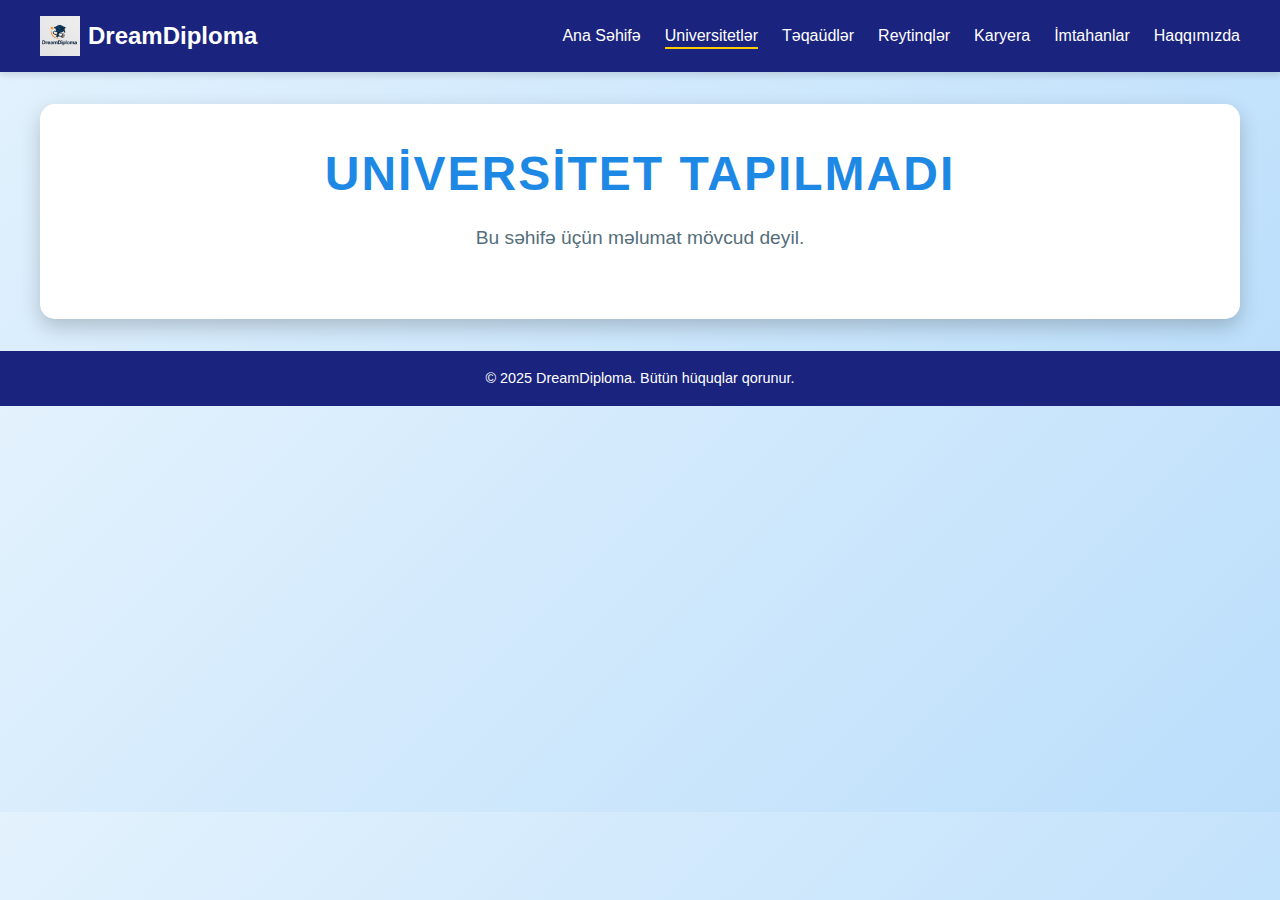
<file: dublicate/universities/university.html>
<!DOCTYPE html>
<html lang="az">
<head>
    <meta charset="UTF-8">
    <meta name="viewport" content="width=device-width, initial-scale=1.0">
    <link rel="icon" href="../../images/logo.png" type="image/png">
    <title>Universitet Haqqında</title>
    <link rel="stylesheet" href="../../css/style.css">
    <link rel="stylesheet" href="../../dublicate/universities/university.css"> <!-- Universitet səhifəsi üçün CSS -->

    <link rel="stylesheet" href="https://cdnjs.cloudflare.com/ajax/libs/font-awesome/5.15.4/css/all.min.css">
</head>
<body>
    <!-- Navbar -->
    <nav class="navigation">
        <div class="nav-container">
            <div class="nav-brand">
                <a href="../../index.html">
                    <img src="../../images/logo.png" alt="DreamDiploma Logo" class="logo">
                    DreamDiploma
                </a>
            </div>
            <button class="burger-menu" id="burgerMenu">
                ☰
            </button>
            <ul class="nav-links">
                <li><a href="../../index.html">Ana Səhifə</a></li>
                <li><a href="../../pages/universities.html" class="active">Universitetlər</a></li>
                <li><a href="../../pages/scholarships.html">Təqaüdlər</a></li>
                <li><a href="../../pages/rankings.html">Reytinqlər</a></li>
                <li><a href="../../pages/career.html">Karyera</a></li>
                <li><a href="../../pages/exams.html">İmtahanlar</a></li>
                <li><a href="../../pages/contact.html">Haqqımızda</a></li>
            </ul>
        </div>
    </nav>

    <!-- Universitet Haqqında Bölmə -->
    <main class="university-page">
        <section class="university-details">
            <div class="university-header">
                <h1 id="universityName">Universitet Adı</h1>
                <p id="universityDescription">Universitet haqqında məlumat burada göstəriləcək.</p>
            </div>
            <ul id="universityStats">
                <!-- Statistik məlumatlar burada göstəriləcək -->
            </ul>
        </section>
    </main>

    <!-- Footer -->
    <footer class="footer">
        <p>&copy; 2025 DreamDiploma. Bütün hüquqlar qorunur.</p>
    </footer>
    <script type="module" src="../../js/main.js"></script>
    <script src="university.js"></script>
    
</body>
</html>
</file>
<file: css/style.css>
* {
    margin: 0;
    padding: 0;
    box-sizing: border-box;
}

:root {
    --primary-color: #1e3a8a;
    --secondary-color: #3b82f6;
    --text-color: #333;
    --light-bg: #f8fafc;
}

/* Ümumi tənzimləmələr */
body {
    margin: 0;
    font-family: Arial, sans-serif;
    background-color: #f9f9f9;
    color: #333;
    line-height: 1.6;
}

/* Navbar Ümumi Stil */
.navigation {
    background-color: #1a237e;
    color: #ffffff;
    padding: 1rem;
    display: flex;
    justify-content: space-between;
    align-items: center;
    position: relative;
    box-shadow: 0 4px 6px rgba(0, 0, 0, 0.1);
    position: sticky;
    top: 0;
    z-index: 1000;
}

.nav-container {
    display: flex;
    justify-content: space-between;
    align-items: center;
    width: 100%;
    max-width: 1200px;
    margin: 0 auto;
}

.nav-brand {
    display: flex;
    align-items: center;
    gap: 0.5rem;
}

.nav-brand a {
    display: flex;
    align-items: center;
    text-decoration: none;
    color: #ffffff;
    font-size: 1.5rem;
    font-weight: bold;
}

.nav-brand img {
    height: 40px;
    margin-right: 0.5rem;
}

/* Desktop görünüşü üçün nav-links */
.nav-links {
    display: flex; /* Desktop görünüşündə menyu üfüqi olaraq düzülür */
    gap: 1.5rem; /* Menyu elementləri arasında boşluq */
    list-style: none;
    margin: 0;
    padding: 0;
    align-items: center; /* Menyu elementlərini dikey olaraq mərkəzləşdirir */
}

.nav-links li a {
    text-decoration: none;
    color: #ffffff;
    font-size: 1rem;
    font-weight: 500;
    transition: color 0.3s ease;
}

.nav-links li a.active {
    border-bottom: 2px solid #ffcc00; /* Aktiv link üçün alt xətt */
    padding-bottom: 0.2rem;
}

.nav-links li a:hover {
    color: #ffcc00; /* Hover zamanı rəng dəyişir */
}

/* CTA Button */
.nav-cta .cta-button {
    background-color: #ffcc00;
    color: #1a237e;
    padding: 0.5rem 1rem;
    border-radius: 5px;
    text-decoration: none;
    font-weight: bold;
    font-size: 1rem;
    transition: background-color 0.3s ease, color 0.3s ease;
}

.nav-cta .cta-button:hover {
    background-color: #ffd633;
    color: white;
}

/* Burger menyu üçün */
.burger-menu {
    display: none;
    background: none;
    border: none;
    color: #ffffff;
    font-size: 1.5rem;
    cursor: pointer;
}

.burger-menu:focus {
    outline: none;
}

@media (max-width: 768px) {
    .burger-menu {
        display: block;
    }

    .nav-links {
        display: none; /* Mobil cihazlarda menyu gizlənir */
        flex-direction: column;
        position: absolute;
        top: 100%;
        left: 0;
        width: 100%;
        background-color: #1a237e;
        padding: 1rem 0;
        z-index: 1000;
    }

    .nav-links.active {
        display: flex; /* Burger menyu açıldıqda görünür */
    }

    .nav-links li {
        text-align: center;
        margin: 0.5rem 0;
    }

    .nav-cta {
        display: block; /* Mobil cihazlarda görünməsini təmin edir */
        text-align: center;
        margin-top: 1rem;
    }

    .nav-cta .cta-button {
        display: inline-block;
        padding: 0.5rem 1rem;
        font-size: 1rem;
        background-color: #ffcc00;
        color: #1a237e;
        border-radius: 5px;
        text-decoration: none;
    }
}

/* Hero Section */
.hero {
    height: 100vh;
    background: linear-gradient(135deg, 
        #1e3a8a 0%,
        #3b82f6 50%,
        #60a5fa 100%);
    /* Remove the image background */
    display: flex;
    align-items: center;
    justify-content: center;
    text-align: center;
    color: white;
    padding: 0 1rem;
    position: relative;
    overflow: hidden;
}

/* Add animated gradient overlay */
.hero::before {
    content: '';
    position: absolute;
    top: 0;
    left: 0;
    right: 0;
    bottom: 0;
    background: linear-gradient(45deg,
        rgba(66, 153, 225, 0.6) 0%,
        rgba(49, 130, 206, 0.6) 25%,
        rgba(44, 82, 130, 0.6) 50%,
        rgba(49, 130, 206, 0.6) 75%,
        rgba(66, 153, 225, 0.6) 100%);
    animation: gradientAnimation 15s ease infinite;
    background-size: 400% 400%;
}

.hero-content {
    max-width: 800px;
    position: relative;
    z-index: 1;
}

@keyframes gradientAnimation {
    0% {
        background-position: 0% 50%;
    }
    50% {
        background-position: 100% 50%;
    }
    100% {
        background-position: 0% 50%;
    }
}

/* Buttons */
.btn {
    display: inline-block;
    padding: 1rem 2rem;
    border-radius: 5px;
    text-decoration: none;
    font-weight: bold;
    transition: transform 0.3s ease;
    margin: 0.5rem;
}

.btn:hover {
    transform: translateY(-2px);
}

.btn-primary {
    background-color: var(--secondary-color);
    color: white;
}

.btn-secondary {
    background-color: transparent;
    color: white;
    border: 2px solid white;
}

/* Features Section */
.features {
    display: grid;
    grid-template-columns: repeat(auto-fit, minmax(250px, 1fr));
    gap: 2rem;
    padding: 4rem 2rem;
    background-color: var(--light-bg);
}

.feature-card {
    text-align: center;
    padding: 2rem;
    background: white;
    border-radius: 10px;
    box-shadow: 0 2px 4px rgba(0,0,0,0.1);
    transition: transform 0.3s ease;
}

.feature-card:hover {
    transform: translateY(-5px);
}

.feature-card i {
    font-size: 2.5rem;
    color: var(--secondary-color);
    margin-bottom: 1rem;
}

.feature-card h3 {
    margin-bottom: 1rem;
}

/* Statistics Section */
.statistics {
    background: linear-gradient(135deg, #1e3a8a 0%, #3b82f6 100%);
    color: white;
    padding: 4rem 2rem;
}

.stat-container {
    display: grid;
    grid-template-columns: repeat(auto-fit, minmax(200px, 1fr));
    gap: 2rem;
    max-width: 1200px;
    margin: 0 auto;
}

.stat-item {
    text-align: center;
}

.stat-item i {
    font-size: 3rem;
    margin-bottom: 1rem;
}

.counter {
    font-size: 2.5rem;
    font-weight: bold;
    margin: 1rem 0;
}

/* Testimonials Section */
.testimonials {
    padding: 4rem 2rem;
    background-color: var(--light-bg);
}

.testimonials h2 {
    text-align: center;
    margin-bottom: 3rem;
}

.testimonial-container {
    display: grid;
    grid-template-columns: repeat(auto-fit, minmax(300px, 1fr));
    gap: 2rem;
    max-width: 1200px;
    margin: 0 auto;
}

.testimonial-card {
    background: white;
    padding: 2rem;
    border-radius: 10px;
    box-shadow: 0 4px 6px rgba(0,0,0,0.1);
    position: relative;
}

.quote {
    font-size: 4rem;
    color: var(--secondary-color);
    position: absolute;
    top: -20px;
    left: 20px;
    opacity: 0.2;
}

.student-info {
    margin-top: 1rem;
    padding-top: 1rem;
    border-top: 1px solid #eee;
}

.student-name {
    font-weight: bold;
    color: var(--primary-color);
}

/* News & Updates Section */
.news-updates {
    padding: 4rem 2rem;
}

.news-updates h2 {
    text-align: center;
    margin-bottom: 3rem;
}

.news-grid {
    display: grid;
    grid-template-columns: repeat(auto-fit, minmax(300px, 1fr));
    gap: 2rem;
    max-width: 1200px;
    margin: 0 auto;
}

.news-card {
    background: white;
    border-radius: 10px;
    overflow: hidden;
    box-shadow: 0 4px 6px rgba(0,0,0,0.1);
    transition: transform 0.3s ease;
}

.news-card:hover {
    transform: translateY(-5px);
}

.news-image {
    height: 200px;
    background: var(--secondary-color);
    /* Add placeholder gradient while images load */
    background: linear-gradient(45deg, #3b82f6 0%, #60a5fa 100%);
}

.news-content {
    padding: 1.5rem;
}

.read-more {
    color: var(--secondary-color);
    text-decoration: none;
    font-weight: bold;
    display: inline-block;
    margin-top: 1rem;
}

/* Add animation for counters */
@keyframes countUp {
    from {
        opacity: 0;
        transform: translateY(20px);
    }
    to {
        opacity: 1;
        transform: translateY(0);
    }
}

.counter {
    animation: countUp 1s ease-out forwards;
}

/* Footer */
.footer {
    background-color: #1a237e;
    color: white;
    text-align: center;
    padding: 1rem 0;
    margin-top: 2rem;
    font-size: 0.9rem;
}

.footer-container {
    max-width: 1200px;
    margin: 0 auto;
    display: flex;
    justify-content: space-between;
    align-items: center;
    flex-wrap: wrap;
}

.footer-container p {
    margin: 0;
    font-size: 0.9rem;
}

.social-links {
    list-style: none;
    display: flex;
    gap: 1rem;
    margin: 0;
    padding: 0;
}

.social-links li a {
    color: white;
    font-size: 1.2rem;
    transition: color 0.3s ease;
}

.social-links li a:hover {
    color: #ffcc00;
}

/* Rankings Page Styles */
.rankings-page {
    padding-top: 80px;
    max-width: 1200px;
    margin: 0 auto;
    padding: 80px 20px 40px;
}

.rankings-header {
    background: linear-gradient(135deg, var(--primary-color) 0%, var(--secondary-color) 100%);
    padding: 2rem;
    border-radius: 10px;
    color: white;
    margin-bottom: 2rem;
    box-shadow: 0 4px 6px rgba(0,0,0,0.1);
}

.ranking-filters {
    display: flex;
    gap: 1rem;
    margin-top: 1rem;
}

.ranking-filters select {
    padding: 0.5rem 1rem;
    border: 2px solid white;
    border-radius: 5px;
    background: transparent;
    color: white;
    font-size: 1rem;
    cursor: pointer;
}

.ranking-filters select option {
    background: var(--primary-color);
    color: white;
}

.rankings-table-container {
    background: white;
    border-radius: 10px;
    box-shadow: 0 4px 6px rgba(0,0,0,0.1);
    overflow: hidden;
}

.rankings-table {
    width: 100%;
    border-collapse: collapse;
}

.rankings-table th,
.rankings-table td {
    padding: 1rem;
    text-align: left;
    border-bottom: 1px solid #eee;
}

.rankings-table th {
    background: var(--light-bg);
    font-weight: 600;
    color: var(--primary-color);
}

.rankings-table tbody tr:hover {
    background-color: #f8f9fa;
}

.rankings-table td:first-child {
    font-weight: bold;
    color: var(--primary-color);
}

/* Responsive Design for Rankings */
@media (max-width: 768px) {
    .ranking-filters {
        flex-direction: column;
    }

    .rankings-table {
        display: block;
        overflow-x: auto;
    }

    .rankings-table th,
    .rankings-table td {
        min-width: 120px;
    }
}

/* Add pagination styles */
.pagination {
    display: flex;
    justify-content: center;
    align-items: center;
    gap: 1rem;
    margin-top: 2rem;
    padding: 1rem;
}

.pagination-btn {
    padding: 0.5rem 1rem;
    background-color: var(--primary-color);
    color: white;
    border: none;
    border-radius: 5px;
    cursor: pointer;
}

.pagination-btn:disabled {
    background-color: #ccc;
    cursor: not-allowed;
}

#itemsPerPage {
    padding: 0.5rem;
    border-radius: 5px;
}

/* Responsive Design */
@media (max-width: 768px) {
    .hero-content h1 {
        font-size: 1.8rem;
        text-align: center;
    }

    .hero-content p {
        font-size: 1rem;
        text-align: center;
    }

    .hero-buttons {
        display: flex;
        flex-direction: column;
        gap: 1rem;
        align-items: center;
    }

    .hero-buttons a {
        width: 80%;
        text-align: center;
    }

    .nav-links {
        display: none;
        flex-direction: column;
        position: absolute;
        top: 100%;
        left: 0;
        width: 100%;
        background-color: #1a237e;
        padding: 1rem 0;
        z-index: 1000;
    }

    .nav-links.active {
        display: flex;
    }

    .nav-links li {
        text-align: center;
        margin: 0.5rem 0;
    }

    .nav-cta {
        display: none;
    }
}

/* Logo */
.logo {
    height: 50px; /* Loqonun hündürlüyü */
    width: auto; /* Nisbəti qorumaq üçün avtomatik en */
}

/* Countries Section */
.countries-container {
    display: grid;
    grid-template-columns: repeat(auto-fit, minmax(300px, 1fr));
    gap: 2rem;
    padding: 2rem;
    max-width: 1200px;
    margin: 0 auto;
}

.country-card {
    background-color: white;
    border-radius: 12px;
    box-shadow: 0 4px 8px rgba(0, 0, 0, 0.1);
    overflow: hidden;
    display: flex;
    flex-direction: column;
    align-items: center;
    text-align: center;
    padding: 1rem;
}

.country-card img {
    width: 100%;
    height: 150px;
    object-fit: cover;
    border-radius: 8px;
}

.country-card h3 {
    margin: 1rem 0;
    color: #1a237e;
    font-size: 1.2rem;
}

.country-card .learn-more {
    display: inline-block;
    padding: 0.5rem 1rem;
    background-color: #1a237e;
    color: white;
    text-decoration: none;
    border-radius: 6px;
    margin-top: auto;
    transition: background-color 0.3s ease;
}

.country-card .learn-more:hover {
    background-color: #283593;
}

/* Page Header */
.page-header {
    text-align: center; /* Mətni mərkəzləşdirir */
    margin-bottom: 2rem;
    padding: 1rem;
    background-color: #1a237e; /* Arxa fon rəngi */
    border-radius: 8px; /* Küncləri yumrulaşdırır */
    box-shadow: 0 4px 8px rgba(0, 0, 0, 0.1); /* Kölgə effekti */
    color: white;
}

.page-header h1 {
    font-size: 2.5rem; /* Başlıq ölçüsü */
    margin-bottom: 0.5rem;
}

.page-header p {
    font-size: 1.2rem; /* Təsvir mətninin ölçüsü */
    margin: 0;
}

/* Scholarships Page */
.scholarships-page {
    display: flex;
    flex-direction: column;
    align-items: center; /* Məzmunu üfüqi olaraq mərkəzləşdirir */
    justify-content: center; /* Məzmunu şaquli olaraq mərkəzləşdirir */
    padding: 2rem 1rem;
    background-color: #f9f9f9;
    min-height: 100vh;
}

/* Scholarship kartları üçün grid layout */
.scholarships-container {
    display: grid;
    grid-template-columns: repeat(auto-fit, minmax(280px, 1fr)); /* Minimum 280px, maksimum 1fr */
    gap: 1.5rem; /* Kartlar arasında boşluq */
    padding: 2rem;
    max-width: 1200px; /* Konteynerin maksimum eni */
    margin: 0 auto; /* Ortaya hizalama */
    overflow: hidden; /* Kartların daşmasının qarşısını alır */
}

.scholarship-card {
    background-color: #ffffff;
    border-radius: 8px;
    box-shadow: 0 4px 8px rgba(0, 0, 0, 0.1);
    overflow: hidden;
    display: flex;
    flex-direction: column;
    height: 100%;
    transition: transform 0.3s ease, box-shadow 0.3s ease;
}

.scholarship-card:hover {
    transform: translateY(-5px);
    box-shadow: 0 6px 12px rgba(0, 0, 0, 0.2);
}

.card-image {
    width: 100%;
    height: 200px; /* Şəkillər üçün sabit hündürlük */
    overflow: hidden;
    display: flex;
    justify-content: center;
    align-items: center;
    background-color: #f0f0f0;
}

.card-image img {
    width: 100%;
    height: 100%;
    object-fit: cover; /* Şəkil konteyneri doldurur və artıq hissələr kəsilir */
    transition: transform 0.3s ease;
}

.scholarship-card:hover .card-image img {
    transform: scale(1.05); /* Hover zamanı kiçik böyütmə effekti */
}

.card-content {
    padding: 1.5rem;
    display: flex;
    flex-direction: column;
    justify-content: space-between;
    flex: 1;
}

.card-content h3 {
    color: #1a237e;
    margin-bottom: 0.5rem;
    font-size: 1.25rem;
}

.card-content p {
    color: #546e7a;
    line-height: 1.5;
    margin-bottom: 1rem;
}

.learn-more {
    display: inline-block;
    padding: 0.75rem 1.5rem;
    background-color: #1a237e;
    color: white;
    text-decoration: none;
    border-radius: 6px;
    text-align: center;
    transition: background-color 0.3s ease;
}

.learn-more:hover {
    background-color: #283593;
}

/* Mobil cihazlar üçün */
@media (max-width: 768px) {
    .scholarships-container {
        grid-template-columns: 1fr; /* Kiçik ekranlarda kartlar bir sütun olacaq */
        gap: 1rem; /* Kartlar arasında boşluq azaldılır */
    }

    .scholarship-card {
        padding: 1rem;
    }

    .card-content h3 {
        font-size: 1.2rem;
    }

    .card-content p {
        font-size: 1rem;
    }

    .learn-more {
        font-size: 1rem;
        padding: 0.6rem 1.2rem;
    }
}

.scholarship-container {
    display: flex;
    flex-wrap: wrap;
    justify-content: center;
    gap: 20px;
  }

.scholarship-block {
    display: grid;
    grid-template-columns: repeat(auto-fit, minmax(300px, 1fr));
    gap: 2rem;
    padding: 2rem;
}

.scholarship-card {
    display: flex;
    flex-direction: column;
    justify-content: space-between;
    height: 100%; /* Kartların eyni hündürlükdə olması üçün */
    background: white;
    border-radius: 12px;
    box-shadow: 0 4px 6px rgba(0, 0, 0, 0.1);
    transition: transform 0.3s ease, box-shadow 0.3s ease;
}

.scholarship-card:hover {
    transform: translateY(-5px);
    box-shadow: 0 8px 15px rgba(0, 0, 0, 0.15);
}

.card-image {
    width: 100%;
    height: 200px; /* Şəkillər üçün sabit hündürlük */
    overflow: hidden;
    display: flex;
    justify-content: center;
    align-items: center;
    background-color: #f0f0f0; /* Boş yerlər üçün fon rəngi */
}

.card-image img {
    width: 100%; /* Şəkil konteynerin eninə uyğunlaşdırılır */
    height: 100%; /* Şəkil konteynerin hündürlüyünə uyğunlaşdırılır */
    object-fit: cover; /* Şəkil konteyneri doldurur və artıq hissələr kəsilir */
    transition: transform 0.3s ease;
}

.scholarship-card:hover .card-image img {
    transform: scale(1.05); /* Hover zamanı kiçik böyütmə effekti */
}

.card-content {
    padding: 1.5rem;
    display: flex;
    flex-direction: column;
    justify-content: space-between; /* Məzmunu yuxarı və aşağı hizalayır */
    height: 100%; /* Kartın tam hündürlüyünü doldurur */
}

.card-content h3 {
    color: #1a237e;
    margin-bottom: 0.5rem;
    font-size: 1.25rem;
}

.card-content p {
    flex: 1; /* Məzmunun qalan boşluğu doldurmasını təmin edir */
    margin-bottom: 1rem; /* Aşağıda boşluq əlavə edir */
    color: #546e7a;
    line-height: 1.5;
}

.learn-more {
    display: inline-block;
    padding: 0.75rem 1.5rem;
    background-color: #1a237e;
    color: white;
    text-decoration: none;
    border-radius: 6px;
    text-align: center;
    margin-top: auto; /* Düyməni kartın altına itələyir */
    transition: background-color 0.3s ease;
}

.learn-more:hover {
    background-color: #283593;
}

@media (max-width: 768px) {
    .scholarship-block {
        grid-template-columns: repeat(auto-fit, minmax(250px, 1fr));
        gap: 1.5rem;
    }

    .scholarships-container {
        display: flex;
        flex-direction: column;
        gap: 1.5rem;
    }

    .scholarship-card {
        display: flex;
        flex-direction: column;
        align-items: center;
        text-align: center;
    }

    .scholarship-image img {
        width: 100%;
        max-width: 300px;
        height: auto;
    }

    .scholarship-content h3 {
        font-size: 1.2rem;
    }

    .scholarship-content p {
        font-size: 0.9rem;
    }

    .scholarship-content .learn-more {
        font-size: 0.9rem;
        padding: 0.5rem 1rem;
    }
}

/* Ən Populyar Təqaüdlər Bölməsi */
.popular-scholarships {
    padding: 4rem 2rem;
    background-color: #f4f6f8;
    text-align: center;
}

.popular-scholarships h2 {
    font-size: 2.5rem;
    color: #1a237e;
    margin-bottom: 2rem;
}

.scholarships-container {
    display: grid;
    grid-template-columns: repeat(auto-fit, minmax(300px, 1fr));
    gap: 2rem;
    max-width: 1200px;
    margin: 0 auto;
}

.scholarship-card {
    background-color: #ffffff;
    border: 1px solid #e0e0e0;
    border-radius: 8px;
    box-shadow: 0 4px 8px rgba(0, 0, 0, 0.1);
    overflow: hidden;
    transition: transform 0.3s ease, box-shadow 0.3s ease;
}

.scholarship-card:hover {
    transform: translateY(-5px);
    box-shadow: 0 6px 12px rgba(0, 0, 0, 0.15);
}

.scholarship-image img {
    width: 100%;
    height: auto;
    display: block;
}

.scholarship-content {
    padding: 1.5rem;
}

.scholarship-content h3 {
    font-size: 1.5rem;
    color: #1a237e;
    margin-bottom: 1rem;
}

.scholarship-content p {
    font-size: 1rem;
    color: #555555;
    line-height: 1.8;
}

.scholarship-content .learn-more {
    display: inline-block;
    margin-top: 1rem;
    padding: 0.8rem 1.5rem;
    background-color: #1a237e;
    color: #ffffff;
    text-decoration: none;
    border-radius: 5px;
    font-size: 1rem;
    transition: background-color 0.3s ease;
}

.scholarship-content .learn-more:hover {
    background-color: #1565c0;
}

/* Scholarships Header */
.scholarships-header {
    text-align: center;
    background: linear-gradient(135deg, #1a237e, #3b82f6);
    color: white;
    padding: 2rem 1rem;
    border-radius: 10px;
    margin-bottom: 2rem;
    box-shadow: 0 4px 8px rgba(0, 0, 0, 0.1);
}

.scholarships-header .page-title {
    font-size: 2.5rem;
    font-weight: bold;
    margin-bottom: 0.5rem;
}

.scholarships-header .page-description {
    font-size: 1.2rem;
    line-height: 1.6;
    color: #e0e0e0;
}

/* İmtahanlar səhifəsi başlıq hissəsi */
.exams-page .page-header {
    text-align: center;
    margin-bottom: 2rem;
    padding: 2rem;
    background: linear-gradient(135deg, #99f3ff, #77adff);
    color: #ffffff;
    border-radius: 8px;
    box-shadow: 0 4px 8px rgba(0, 0, 0, 0.1);
}

.exams-page .page-header h1 {
    font-size: 2.5rem;
    margin-bottom: 0.5rem;
}

.exams-page .page-header p {
    color: azure;
    font-size: 1.2rem;
    line-height: 1.6;
}

/* İmtahanlar siyahısı */
.exam-list {
    max-width: 900px;
    margin: 0 auto;
    padding: 2rem;
    display: grid;
    grid-template-columns: repeat(auto-fit, minmax(300px, 1fr));
    gap: 1.5rem;
}

.exam-item {
    padding: 1.5rem;
    border: 1px solid #e0e0e0;
    border-radius: 8px;
    background-color: #ffffff;
    box-shadow: 0 4px 8px rgba(0, 0, 0, 0.1);
    transition: transform 0.3s ease, box-shadow 0.3s ease;
}

.exam-item:hover {
    transform: translateY(-5px);
    box-shadow: 0 6px 12px rgba(0, 0, 0, 0.15);
}

.exam-item h2 {
    font-size: 1.8rem;
    color: #333333;
    margin-bottom: 1rem;
    border-bottom: 2px solid #1e88e5;
    padding-bottom: 0.5rem;
}

.exam-item p {
    font-size: 1rem;
    color: #555555;
    line-height: 1.8;
    margin-bottom: 1rem;
}

.details-button {
    display: inline-block;
    padding: 0.8rem 1.5rem;
    background-color: #1e88e5;
    color: #ffffff;
    text-decoration: none;
    border-radius: 5px;
    font-size: 1rem;
    transition: background-color 0.3s ease;
}

.details-button:hover {
    background-color: #1565c0;
}
 
/* İmtahan səhifəsi başlıq hissəsi */
.exam-header h1 {
    font-size: 2.8rem;
    color: #1a237e; /* Navbar rənginə uyğun */
    margin-bottom: 1rem;
    text-align: center;
}

.exam-header p {
    font-size: 1.2rem;
    line-height: 1.8;
    color: #546e7a;
    text-align: center;
    max-width: 800px;
    margin: 0 auto 2rem;
}

/* Bölmələr */
.exam-sections, .exam-score-range, .exam-price, .exam-conditions, .exam-recommendations, .exam-official-link {
    margin-bottom: 2rem;
    padding: 1.5rem;
    border: 1px solid #e0e0e0;
    border-radius: 8px;
    background-color: #f9f9f9;
    box-shadow: 0 4px 8px rgba(0, 0, 0, 0.1);
    transition: transform 0.3s ease, box-shadow 0.3s ease;
}

.exam-sections:hover, .exam-score-range:hover, .exam-price:hover, .exam-conditions:hover, .exam-recommendations:hover, .exam-official-link:hover {
    transform: translateY(-5px);
    box-shadow: 0 6px 12px rgba(0, 0, 0, 0.15);
}

.exam-sections h2, .exam-score-range h2, .exam-price h2, .exam-conditions h2, .exam-recommendations h2, .exam-official-link h2 {
    font-size: 1.8rem;
    color: #1a237e; /* Navbar rənginə uyğun */
    margin-bottom: 1rem;
    border-bottom: 2px solid #1e88e5;
    padding-bottom: 0.5rem;
}

.exam-sections p, .exam-score-range p, .exam-price p, .exam-conditions p, .exam-recommendations ul, .exam-official-link p {
    font-size: 1rem;
    color: #333333;
    line-height: 1.8;
}

.exam-recommendations ul {
    padding-left: 1.5rem;
}

.exam-recommendations ul li {
    margin-bottom: 0.5rem;
    font-size: 1rem;
    color: #333333;
}

/* Rəsmi link */
.exam-official-link a {
    color: #1e88e5;
    text-decoration: none;
    font-weight: bold;
    font-size: 1.1rem;
}

.exam-official-link a:hover {
    text-decoration: underline;
    color: #1565c0;
}

/* Ümumi səhifə mərkəzləşdirmə */
.exam-page {
    padding: 2rem;
    background-color: #f4f6f8;
}

#exam-content {
    max-width: 900px;
    margin: 0 auto;
}

/* Əsas Content */
.contact-page {
    padding: 2rem 1rem;
    max-width: 1200px;
    margin: 0 auto;
}

.contact-container {
    background-color: #f8fafc;
    padding: 2rem;
    border-radius: 8px;
    box-shadow: 0 4px 6px rgba(0, 0, 0, 0.1);
}

.contact-info h2, .contact-info h3 {
    color: #1a237e;
    margin-bottom: 1rem;
}

.contact-info p {
    color: #333;
    line-height: 1.6;
    margin-bottom: 1rem;
}

.contact-info ul {
    list-style: disc;
    margin-left: 1.5rem;
    margin-bottom: 1rem;
}

.contact-info ul li {
    margin-bottom: 0.5rem;
    line-height: 1.5;
}

.contact-info a {
    color: #3b82f6;
    text-decoration: none;
}

.contact-info a:hover {
    text-decoration: underline;
}
</file>
<file: dublicate/career/career.css>
/* Karyera səhifəsi üçün xüsusi dizayn */
.career-page .page-header {
    text-align: center;
    margin-bottom: 2rem;
    padding: 2rem;
    background-color: #4381fd;
    border-radius: 8px;
    box-shadow: 0 4px 8px rgba(0, 0, 0, 0.1);
}

.career-container {
    display: grid;
    grid-template-columns: repeat(auto-fit, minmax(300px, 1fr));
    gap: 1.5rem;
    padding: 2rem;
}

.career-card {
    background-color: #ffffff;
    border-radius: 8px;
    box-shadow: 0 4px 8px rgba(0, 0, 0, 0.1);
    padding: 1.5rem;
    text-align: center;
    transition: transform 0.3s ease, box-shadow 0.3s ease;
}

.career-card:hover {
    transform: translateY(-5px);
    box-shadow: 0 6px 12px rgba(0, 0, 0, 0.2);
}

.career-card i {
    font-size: 3rem;
    color: #1a73e8;
    margin-bottom: 1rem;
}

.career-card h3 {
    font-size: 1.5rem;
    color: #333333;
    margin-bottom: 0.5rem;
}

.career-card p {
    font-size: 1rem;
    color: #666666;
    margin-bottom: 1rem;
}

.career-card .learn-more {
    text-decoration: none;
    color: #ffffff;
    background-color: #1a73e8;
    padding: 0.5rem 1rem;
    border-radius: 5px;
    transition: background-color 0.3s ease;
}

.career-card .learn-more:hover {
    background-color: #1558b0;
}

/* Ümumi təsvir bölməsi */
.general-info {
    text-align: center;
    margin-bottom: 2rem;
    padding: 2rem;
    background: linear-gradient(135deg, #39d7f3, #0fd8fc);
    color: #ffffff;
    border-radius: 8px;
    box-shadow: 0 4px 8px rgba(0, 0, 0, 0.1);
}

.general-info h1 {
    font-size: 2.5rem;
    margin-bottom: 1rem;
    font-weight: bold;
}

.general-info p {
    font-size: 1.2rem;
    line-height: 1.6;
}

/* İxtisaslar bölməsi */
.specialties {
    max-width: 900px;
    margin: 0 auto;
    padding: 2rem;
    background-color: #ffffff;
    border-radius: 8px;
    box-shadow: 0 4px 8px rgba(0, 0, 0, 0.1);
}

.specialty-item {
    margin-bottom: 2rem;
    padding: 1.5rem;
    border: 1px solid #e0e0e0;
    border-radius: 8px;
    background-color: #f9f9f9;
    transition: transform 0.3s ease, box-shadow 0.3s ease;
}

.specialty-item:hover {
    transform: translateY(-5px);
    box-shadow: 0 6px 12px rgba(0, 0, 0, 0.15);
}

.specialty-item h2 {
    font-size: 1.8rem;
    color: #333333;
    margin-bottom: 1rem;
    border-bottom: 2px solid #4caf50;
    padding-bottom: 0.5rem;
}

.specialty-item p {
    font-size: 1rem;
    color: #555555;
    line-height: 1.8;
    margin-bottom: 1rem;
}

.specialty-item ul {
    padding-left: 1.5rem;
}

.specialty-item ul li {
    margin-bottom: 0.5rem;
    font-size: 1rem;
    color: #333333;
}

/* Universitetlər başlığı */
.specialty-item p strong {
    font-weight: bold;
    color: #4caf50;
}

/* Xətalar üçün xəbərdarlıq mesajı */
#error-message {
    text-align: center;
    color: #d32f2f;
    font-size: 1.2rem;
    margin-top: 2rem;
    font-weight: bold;
}
</file>
<file: dublicate/country/country.css>
.cta-button {
    background-color: #ffcc00;
    color: #1a237e;
    padding: 0.5rem 1rem;
    border-radius: 5px;
    text-decoration: none;
    font-weight: bold;
    transition: background-color 0.3s ease;
}

.cta-button:hover {
    background-color: #e6b800;
}

/* Səhifə Başlığı */
.page-header {
    text-align: center;
    background-color: #e3f2fd;
    padding: 2rem 1rem;
    margin-bottom: 2rem;
    border-radius: 8px;
    box-shadow: 0 4px 8px rgba(0, 0, 0, 0.1);
}

.page-header h1 {
    font-size: 2.5rem;
    color: #1a237e;
    margin-bottom: 0.5rem;
}

.page-header p {
    font-size: 1.2rem;
    color: #546e7a;
}

/* Məlumat Bölməsi */
.country-info {
    max-width: 800px;
    margin: 0 auto;
    padding: 1rem;
    background-color: white;
    border-radius: 8px;
    box-shadow: 0 4px 8px rgba(0, 0, 0, 0.1);
    margin-bottom: 2rem;
}

.country-info h2 {
    font-size: 1.5rem;
    color: #1a237e;
    margin-bottom: 0.5rem;
}

.country-info p {
    font-size: 1rem;
    color: #333;
    line-height: 1.6;
    margin-bottom: 1rem;
}

/* Universitetlər Bölməsi */
.top-universities {
    max-width: 800px;
    margin: 0 auto;
    padding: 1rem;
    background-color: white;
    border-radius: 8px;
    box-shadow: 0 4px 8px rgba(0, 0, 0, 0.1);
}

.top-universities h2 {
    font-size: 1.5rem;
    color: #1a237e;
    margin-bottom: 1rem;
}

.top-universities ul {
    list-style: none;
    padding: 0;
}

.top-universities ul li {
    margin-bottom: 0.5rem;
}

.top-universities ul li a {
    text-decoration: none;
    color: #1a237e;
    font-weight: bold;
    transition: color 0.3s ease;
}

.top-universities ul li a:hover {
    color: #ffcc00;
}

/* Footer */
.footer {
    text-align: center;
    background-color: #1a237e;
    color: white;
    padding: 1rem;
    margin-top: 2rem;
    font-size: 0.9rem;
}
</file>
<file: dublicate/scholarship/scholarship.css>
/* Təqaüd səhifəsi başlıq hissəsi */
.scholarship-page .page-header {
    text-align: center;
    margin-bottom: 2rem;
    padding: 2rem;
    background: linear-gradient(135deg, #6abcff, #5090ff);
    color: #f1f1f1;
    border-radius: 8px;
    box-shadow: 0 4px 8px rgba(0, 0, 0, 0.1);
}

.scholarship-page .page-header h1 {
    font-size: 2.5rem;
    margin-bottom: 0.5rem;
}

.scholarship-page .page-header p {
    font-size: 1.2rem;
    line-height: 1.6;
}

/* Təqaüd detalları */
.scholarship-details {
    max-width: 900px;
    margin: 0 auto;
    padding: 2rem;
    background-color: #ffffff;
    border-radius: 8px;
    box-shadow: 0 4px 8px rgba(0, 0, 0, 0.1);
}

.scholarship-details h2 {
    font-size: 2rem;
    color: #333333;
    margin-bottom: 1rem;
    border-bottom: 2px solid #1a73e8;
    padding-bottom: 0.5rem;
}

.scholarship-details p,
.scholarship-details ul {
    font-size: 1rem;
    color: #555555;
    line-height: 1.8;
    margin-bottom: 1rem;
}

.scholarship-details ul {
    padding-left: 1.5rem;
}

.scholarship-details ul li {
    margin-bottom: 0.5rem;
}

/* Faydalar və digər bölmələr üçün xüsusi vurğular */
.scholarship-details h3 {
    font-size: 1.5rem;
    color: #1a73e8;
    margin-top: 1.5rem;
    margin-bottom: 0.5rem;
}

.scholarship-details h4 {
    font-size: 1.2rem;
    color: #4285f4;
    margin-top: 1rem;
    margin-bottom: 0.5rem;
}

/* Rəsmi link düyməsi */
.scholarship-details a {
    display: inline-block;
    margin-top: 1rem;
    padding: 0.8rem 1.5rem;
    background-color: #1a73e8;
    color: #ffffff;
    text-decoration: none;
    border-radius: 5px;
    transition: background-color 0.3s ease;
}

.scholarship-details a:hover {
    background-color: #1558b0;
}
</file>
<file: dublicate/universities/university.css>
/* Ümumi Stil */
body {
    font-family: 'Poppins', sans-serif;
    margin: 0;
    padding: 0;
    background: linear-gradient(135deg, #e3f2fd, #bbdefb);
    color: #333;
    line-height: 1.6;
}

/* Universitet Səhifəsi */
.university-page {
    max-width: 1200px;
    margin: 2rem auto;
    padding: 2rem;
    background: #ffffff;
    border-radius: 15px;
    box-shadow: 0 8px 20px rgba(0, 0, 0, 0.2);
    overflow: hidden;
    animation: fadeIn 1s ease-in-out;
}

/* Fade-in animasiyası */
@keyframes fadeIn {
    from {
        opacity: 0;
        transform: translateY(20px);
    }
    to {
        opacity: 1;
        transform: translateY(0);
    }
}

/* Başlıq və Təsvir */
.university-header {
    text-align: center;
    margin-bottom: 2rem;
}

.university-header h1 {
    font-size: 3rem;
    color: #1e88e5;
    margin-bottom: 0.5rem;
    font-weight: bold;
    text-transform: uppercase;
    letter-spacing: 2px;
}

.university-header p {
    font-size: 1.2rem;
    color: #546e7a;
    line-height: 1.8;
}

/* Statistik Məlumatlar */
.university-stats {
    margin-top: 2rem;
    display: flex;
    flex-wrap: wrap;
    gap: 1.5rem;
    justify-content: space-between;
}

.university-stats .stat-item {
    flex: 1 1 calc(33.333% - 1rem);
    background: linear-gradient(135deg, #e3f2fd, #bbdefb);
    padding: 1.5rem;
    border-radius: 12px;
    box-shadow: 0 4px 10px rgba(0, 0, 0, 0.1);
    text-align: center; /* Statistik məlumatları mərkəzləşdir */
    transition: transform 0.3s ease, box-shadow 0.3s ease;
    position: relative;
    overflow: hidden;
}

.university-stats .stat-item:hover {
    transform: translateY(-5px);
    box-shadow: 0 8px 20px rgba(0, 0, 0, 0.2);
}

.university-stats .stat-item::before {
    content: '';
    position: absolute;
    top: 0;
    left: 0;
    width: 100%;
    height: 100%;
    background: rgba(255, 255, 255, 0.2);
    z-index: 0;
    transform: scale(0);
    transition: transform 0.3s ease;
    border-radius: 12px;
}

.university-stats .stat-item:hover::before {
    transform: scale(1);
}

.university-stats .stat-item h3 {
    font-size: 1.5rem;
    color: #1e88e5;
    margin-bottom: 0.5rem;
    position: relative;
    z-index: 1;
}

.university-stats .stat-item p {
    font-size: 1rem;
    color: #546e7a;
    position: relative;
    z-index: 1;
}

/* Bölmə Başlıqları */
.university-page h3 {
    font-size: 2rem;
    color: #1e88e5;
    margin-top: 2rem;
    border-bottom: 3px solid #1e88e5;
    padding-bottom: 0.5rem;
    text-transform: uppercase;
    letter-spacing: 1px;
}

/* Tələbə Həyatı və Digər Bölmələr */
.section-container {
    margin-top: 2rem;
    padding: 1.5rem;
    background: #ffffff;
    border-radius: 15px;
    box-shadow: 0 8px 20px rgba(0, 0, 0, 0.1);
    text-align: center; /* Bölmə məzmununu mərkəzləşdir */
    transition: transform 0.3s ease, box-shadow 0.3s ease;
}

.section-container:hover {
    transform: translateY(-5px);
    box-shadow: 0 12px 25px rgba(0, 0, 0, 0.2);
}

.section-container ul {
    list-style: none;
    padding: 0;
    margin: 0;
}

.section-container ul li {
    font-size: 1rem;
    color: #546e7a;
    margin-bottom: 0.8rem;
    display: flex;
    align-items: center;
}

.section-container ul li i {
    color: #1e88e5;
    margin-right: 0.5rem;
}

/* Əlaqə Məlumatları */
.contact-info {
    margin-top: 2rem;
    padding: 1.5rem;
    background: linear-gradient(135deg, #bbdefb, #e3f2fd);
    border-radius: 15px;
    box-shadow: 0 8px 20px rgba(0, 0, 0, 0.1);
    text-align: center; /* Əlaqə məlumatlarını mərkəzləşdir */
}

.contact-info h3 {
    font-size: 1.8rem;
    color: #1e88e5;
    margin-bottom: 1rem;
    border-bottom: 2px solid #1e88e5;
    padding-bottom: 0.5rem;
}

.contact-info p {
    font-size: 1rem;
    color: #546e7a;
    margin-bottom: 0.5rem;
}

.contact-info a {
    color: #1e88e5;
    text-decoration: none;
    font-weight: bold;
    transition: color 0.3s ease;
}

.contact-info a:hover {
    color: #0d47a1;
    text-decoration: underline;
}

/* Sosial Media */
.social-media {
    margin-top: 2rem;
    padding: 1.5rem;
    background: #ffffff;
    border-radius: 15px;
    box-shadow: 0 8px 20px rgba(0, 0, 0, 0.1);
    text-align: center; /* Sosial media linklərini mərkəzləşdir */
}

.social-media a {
    display: inline-block;
    margin: 0 1rem;
    color: #1e88e5;
    font-size: 1.5rem;
    transition: color 0.3s ease, transform 0.3s ease;
}

.social-media a:hover {
    color: #0d47a1;
    transform: scale(1.2);
}

/* Düymələr */
.button {
    display: inline-block;
    padding: 0.8rem 1.5rem;
    background: linear-gradient(135deg, #1e88e5, #0d47a1);
    color: #ffffff;
    text-decoration: none;
    border-radius: 8px;
    font-weight: bold;
    transition: background 0.3s ease, transform 0.3s ease;
}

.button:hover {
    background: linear-gradient(135deg, #0d47a1, #1e88e5);
    transform: translateY(-3px);
}

/* Mobil Cihazlar üçün */
@media (max-width: 768px) {
    .university-stats .stat-item {
        flex: 1 1 100%;
    }

    .section-container {
        padding: 1rem;
    }
}
</file>
